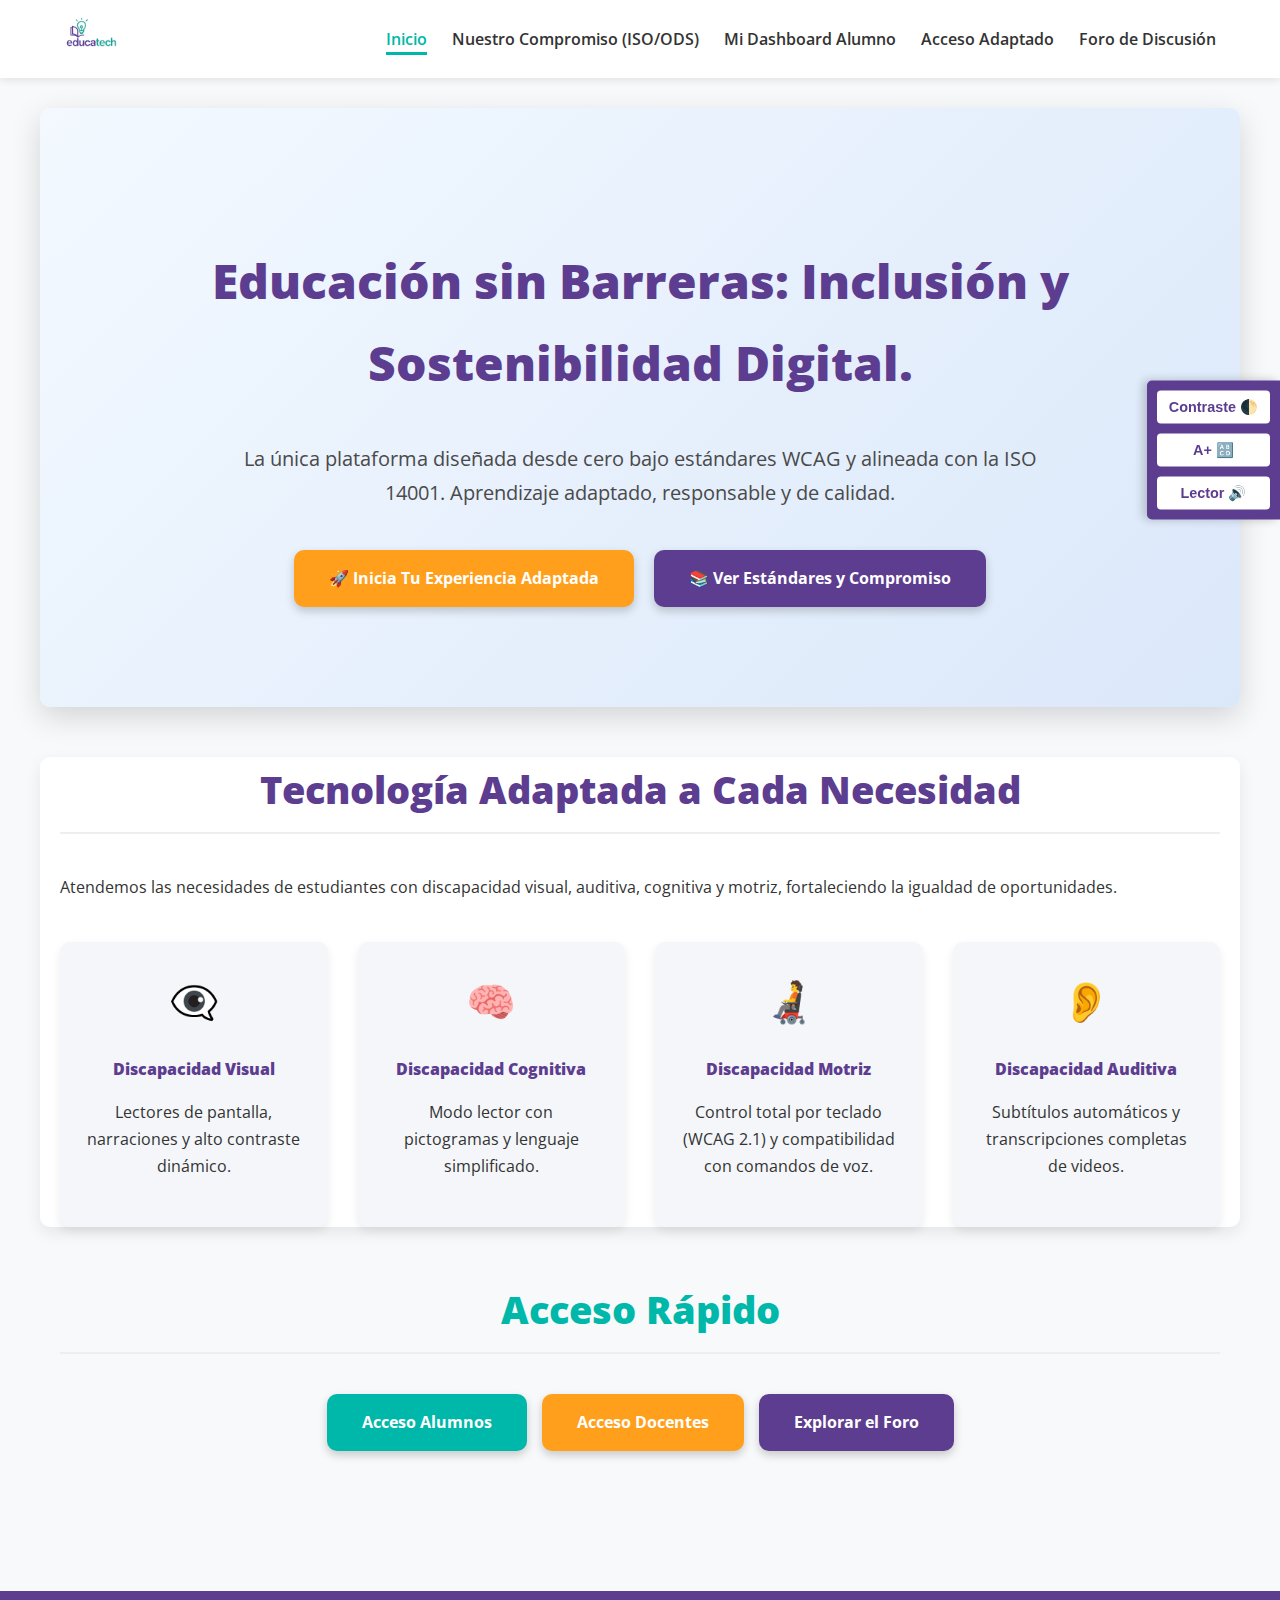
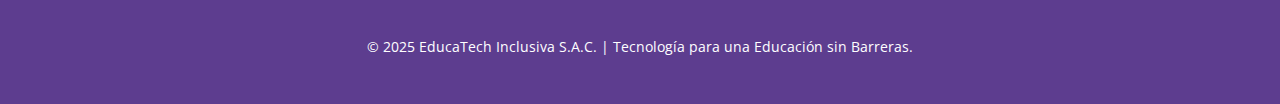
<file: index.html>
<!DOCTYPE html>
<html lang="es">
<head>
    <meta charset="UTF-8">
    <meta name="viewport" content="width=device-width, initial-scale=1.0">
    <title>Inicio | EducaTech Inclusiva: Educación sin Barreras</title>
    <link href="https://fonts.googleapis.com/css2?family=Open+Sans:wght@400;600;700;800&display=swap" rel="stylesheet">
    <link rel="stylesheet" href="assets/css/style.css">
    <link rel="stylesheet" href="assets/css/accessibility.css"> 
</head>
<body>
    <aside id="accessibility-widget" role="complementary" aria-label="Opciones de Accesibilidad">
        <button id="contrast-toggle" aria-label="Alternar Modo de Alto Contraste">Contraste 🌓</button>
        <button id="font-toggle" aria-label="Aumentar Tamaño de Fuente">A+ 🔠</button>
        <button id="reader-toggle" aria-label="Activar Lector de Pantalla (TTS)">Lector 🔊</button>
    </aside>

    <header role="banner">
        <a href="index.html" aria-label="Inicio EducaTech Inclusiva">
            <img src="assets/img/logo.png" alt="Logo EducaTech Inclusiva" class="logo">
        </a>
        <nav role="navigation" aria-label="Menú Principal">
            <ul>
                <li><a href="index.html" aria-current="page">Inicio</a></li>
                <li><a href="docs/standards.html">Nuestro Compromiso (ISO/ODS)</a></li> 
                <li id="nav-dashboard-link"><a href="pages/login-student-classic.html">Mi Dashboard Alumno</a></li> 
                <li id="nav-login-link"><a href="pages/login.html">Acceso Adaptado</a></li>
                <li><a href="pages/forums.html">Foro de Discusión</a></li> 
                <li id="nav-logout-link" style="display:none;"><a href="#" id="logout-button">Cerrar Sesión</a></li>
            </ul>
        </nav>
    </header>

    <main role="main">
        <section class="hero-section hero-home" aria-labelledby="main-heading">
            <h1 id="main-heading">Educación sin Barreras: Inclusión y Sostenibilidad Digital.</h1>
            <p class="hero-subtitle">La única plataforma diseñada desde cero bajo estándares WCAG y alineada con la ISO 14001. Aprendizaje adaptado, responsable y de calidad.</p>
            <div class="access-buttons">
                <a href="pages/login.html" class="button-primary button-accent" role="button">🚀 Inicia Tu Experiencia Adaptada</a>
                <a href="docs/standards.html" class="button-primary button-secondary" role="button">📚 Ver Estándares y Compromiso</a>
            </div>
        </section>

        <section class="section-container core-needs-section" aria-labelledby="needs-heading">
            <h2 id="needs-heading" class="section-heading" style="color: var(--primary-color);">Tecnología Adaptada a Cada Necesidad</h2>
            <p>Atendemos las necesidades de estudiantes con discapacidad visual, auditiva, cognitiva y motriz, fortaleciendo la igualdad de oportunidades.</p>
            <div class="core-needs-grid">
                <div class="need-card">
                    <span class="need-icon">👁️‍🗨️</span>
                    <h4>Discapacidad Visual</h4>
                    <p>Lectores de pantalla, narraciones y alto contraste dinámico.</p>
                </div>
                <div class="need-card">
                    <span class="need-icon">🧠</span>
                    <h4>Discapacidad Cognitiva</h4>
                    <p>Modo lector con pictogramas y lenguaje simplificado.</p>
                </div>
                <div class="need-card">
                    <span class="need-icon">🧑‍🦼</span>
                    <h4>Discapacidad Motriz</h4>
                    <p>Control total por teclado (WCAG 2.1) y compatibilidad con comandos de voz.</p>
                </div>
                <div class="need-card">
                    <span class="need-icon">👂</span>
                    <h4>Discapacidad Auditiva</h4>
                    <p>Subtítulos automáticos y transcripciones completas de videos.</p>
                </div>
            </div>
        </section>
        
        <section class="section-container" aria-labelledby="quick-access-heading">
            <h2 id="quick-access-heading" class="section-heading">Acceso Rápido</h2>
            <div class="access-grid-small">
                 <a href="pages/login-student-classic.html" class="button-primary" role="button">Acceso Alumnos</a> 
                 <a href="pages/login-teacher.html" class="button-primary button-accent" role="button">Acceso Docentes</a> 
                 <a href="pages/forums.html" class="button-primary button-secondary" role="button">Explorar el Foro</a>
            </div>
        </section>
    </main>

    <footer role="contentinfo">
        <p>© 2025 EducaTech Inclusiva S.A.C. | Tecnología para una Educación sin Barreras.</p>
    </footer>

    <script src="assets/js/script.js"></script> 
</body>
</html>
</file>
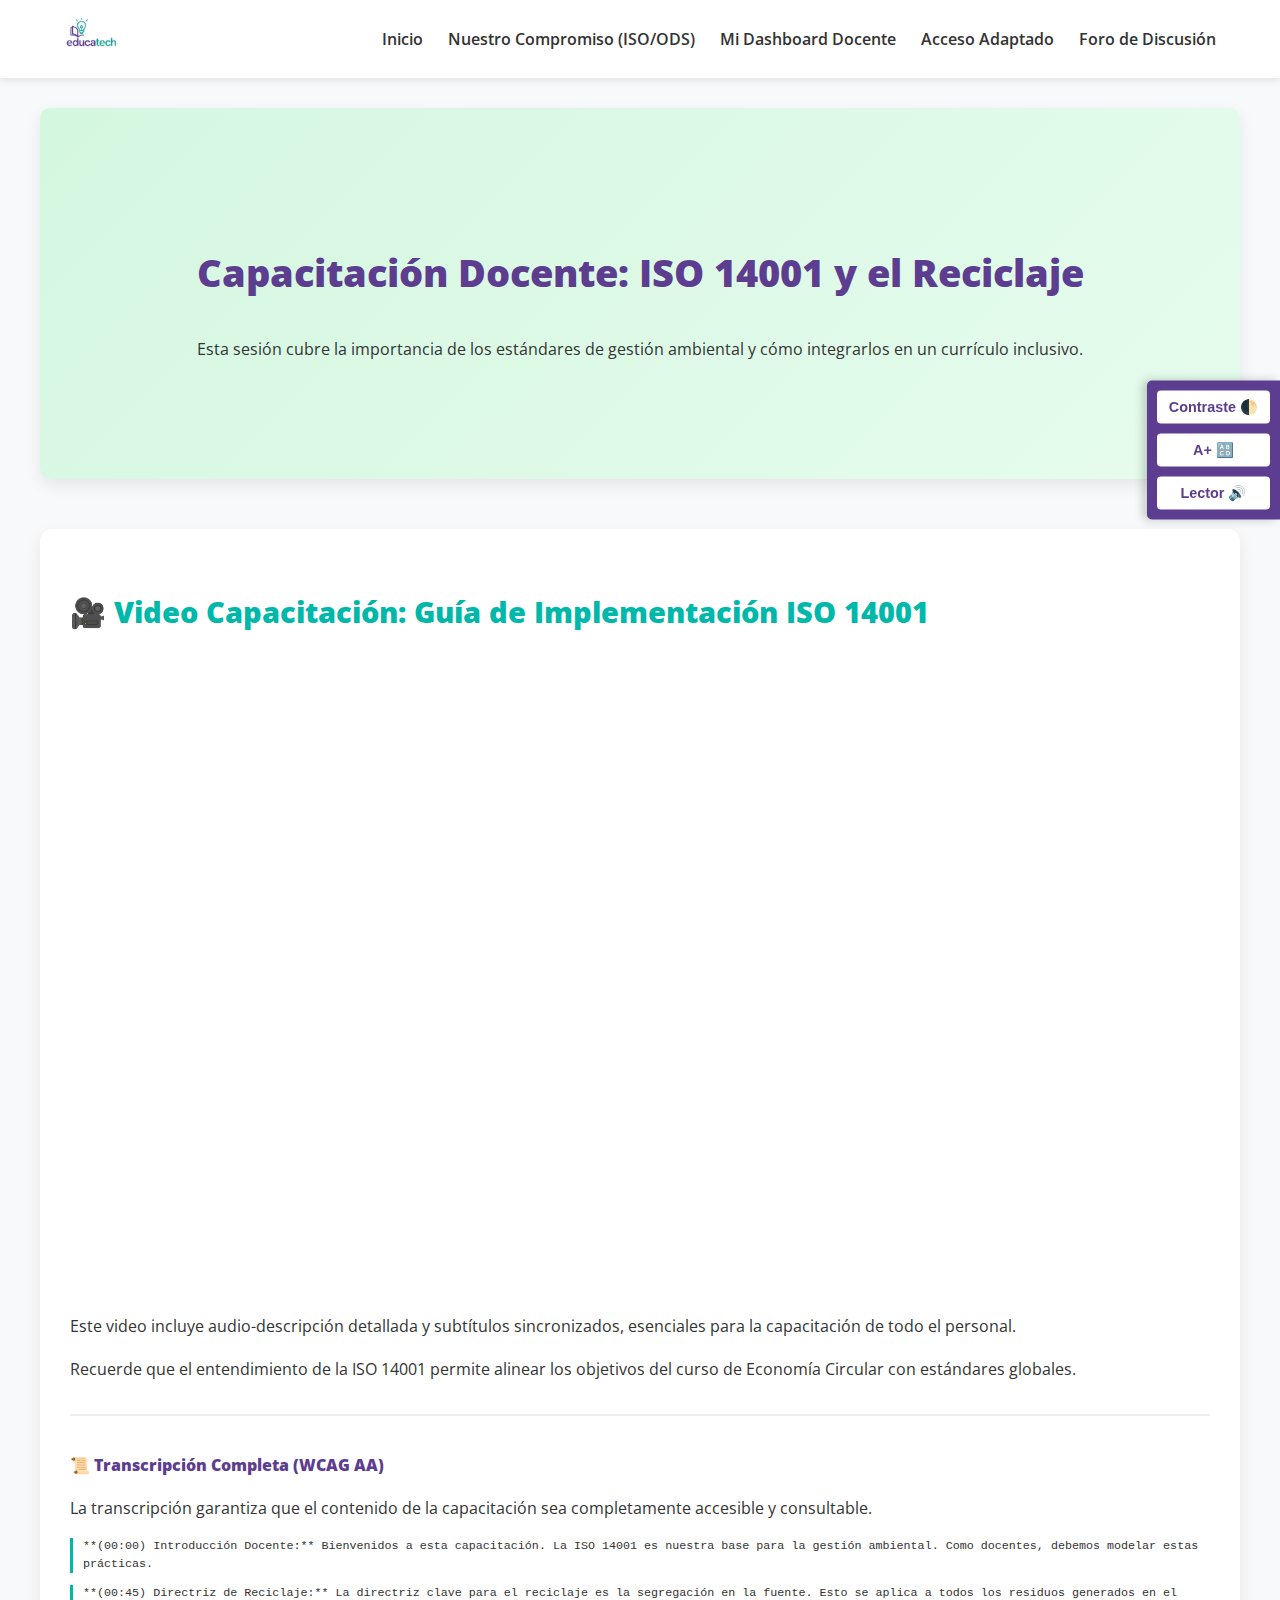
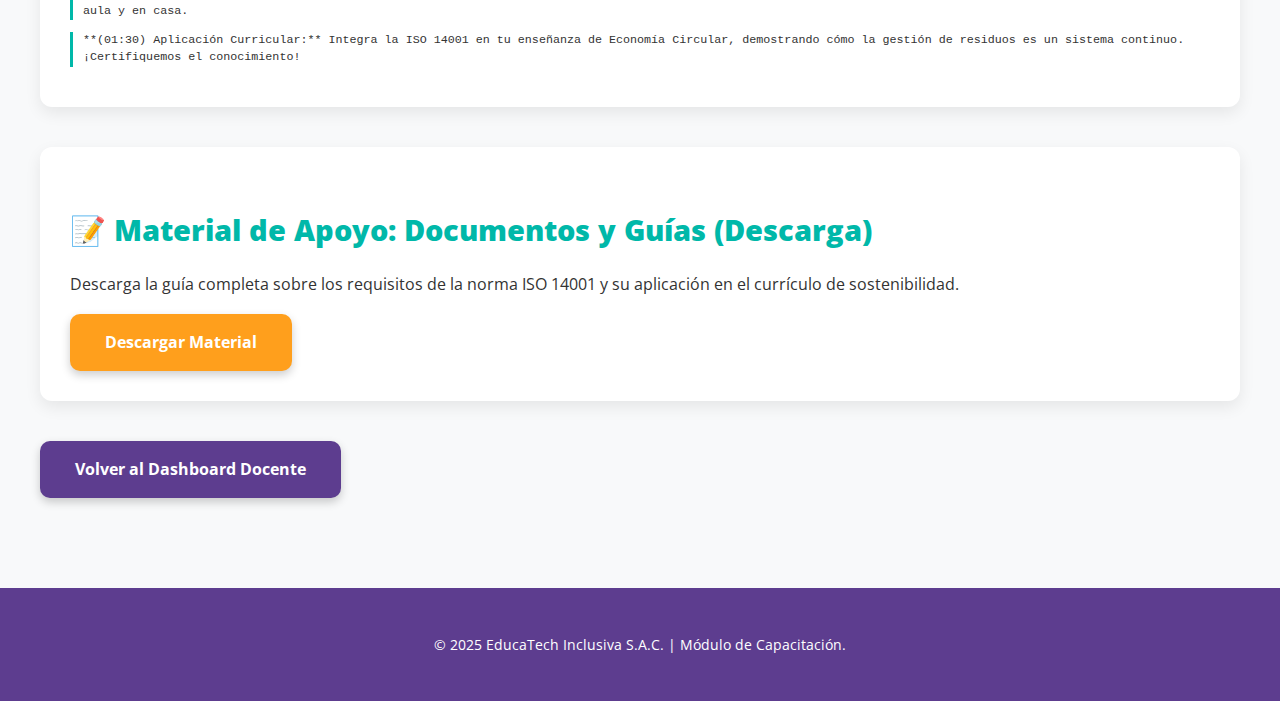
<file: classes/class-module-1-teacher.html>
<!DOCTYPE html>
<html lang="es">
<head>
    <meta charset="UTF-8">
    <meta name="viewport" content="width=device-width, initial-scale=1.0">
    <title>Capacitación Docente | EducaTech Inclusiva</title>
    <link href="https://fonts.googleapis.com/css2?family=Open+Sans:wght@400;600;700&display=swap" rel="stylesheet">
    <link rel="stylesheet" href="../assets/css/style.css">
    <link rel="stylesheet" href="../assets/css/accessibility.css"> 
</head>
<body>
    <aside id="accessibility-widget" role="complementary" aria-label="Opciones de Accesibilidad">
        <button id="contrast-toggle" aria-label="Alternar Modo de Alto Contraste">Contraste 🌓</button>
        <button id="font-toggle" aria-label="Aumentar Tamaño de Fuente">A+ 🔠</button>
        <button id="reader-toggle" aria-label="Activar Lector de Pantalla (TTS)">Lector 🔊</button>
    </aside>

    <header role="banner">
        <a href="../index.html" aria-label="Inicio EducaTech Inclusiva">
            <img src="../assets/img/logo.png" alt="Logo EducaTech Inclusiva" class="logo">
        </a>
        <nav role="navigation" aria-label="Menú Principal">
            <ul>
                <li><a href="../index.html">Inicio</a></li>
                <li><a href="../docs/standards.html">Nuestro Compromiso (ISO/ODS)</a></li> 
                <li id="nav-dashboard-link"><a href="../pages/dashboard-teacher.html">Mi Dashboard Docente</a></li>
                <li id="nav-login-link"><a href="../pages/login.html">Acceso Adaptado</a></li>
                <li><a href="../pages/forums.html">Foro de Discusión</a></li>
                <li id="nav-logout-link" style="display:none;"><a href="#" id="logout-button">Cerrar Sesión</a></li>
            </ul>
        </nav>
    </header>
    
    <main role="main" id="class-main">
        <section class="hero-section hero-class" aria-labelledby="class-details-heading">
            <h2 id="class-details-heading">Capacitación Docente: ISO 14001 y el Reciclaje</h2>
            <p id="class-details">Esta sesión cubre la importancia de los estándares de gestión ambiental y cómo integrarlos en un currículo inclusivo.</p>
        </section>

        <article class="learning-resource">
            <h3>🎥 Video Capacitación: Guía de Implementación ISO 14001</h3>
            
            <figure class="video-container-horizontal">
                <iframe 
                    width="100%" 
                    height="100%" 
                    src="https://www.youtube.com/embed/woC2np0lDAE" 
                    frameborder="0" 
                    allow="accelerometer; autoplay; clipboard-write; encrypted-media; gyroscope; picture-in-picture" 
                    allowfullscreen
                    title="Video de capacitación sobre ISO 14001 para docentes">
                </iframe>
            </figure>
            
            <figcaption class="video-caption">Este video incluye audio-descripción detallada y subtítulos sincronizados, esenciales para la capacitación de todo el personal.</figcaption>
            
            <p class="resource-note">Recuerde que el entendimiento de la ISO 14001 permite alinear los objetivos del curso de Economía Circular con estándares globales.</p>
            
            <section class="transcript-section">
                <h4>📜 Transcripción Completa (WCAG AA)</h4>
                <p>La transcripción garantiza que el contenido de la capacitación sea completamente accesible y consultable.</p>
                <div class="transcript-content">
                    <p>**(00:00) Introducción Docente:** Bienvenidos a esta capacitación. La ISO 14001 es nuestra base para la gestión ambiental. Como docentes, debemos modelar estas prácticas.</p>
                    <p>**(00:45) Directriz de Reciclaje:** La directriz clave para el reciclaje es la segregación en la fuente. Esto se aplica a todos los residuos generados en el aula y en casa.</p>
                    <p>**(01:30) Aplicación Curricular:** Integra la ISO 14001 en tu enseñanza de Economía Circular, demostrando cómo la gestión de residuos es un sistema continuo. ¡Certifiquemos el conocimiento!</p>
                </div>
            </section>
        </article>
        
        <section class="learning-resource">
             <h3>📝 Material de Apoyo: Documentos y Guías (Descarga)</h3>
             <p>Descarga la guía completa sobre los requisitos de la norma ISO 14001 y su aplicación en el currículo de sostenibilidad.</p>
             <a href="#" class="button-primary button-accent">Descargar Material</a>
        </section>

        <a href="../pages/dashboard-teacher.html" class="button-primary button-secondary">Volver al Dashboard Docente</a>
    </main>

    <footer role="contentinfo">
        <p>© 2025 EducaTech Inclusiva S.A.C. | Módulo de Capacitación.</p>
    </footer>
    <script src="../assets/js/script.js"></script>
</body>
</html>
</file>
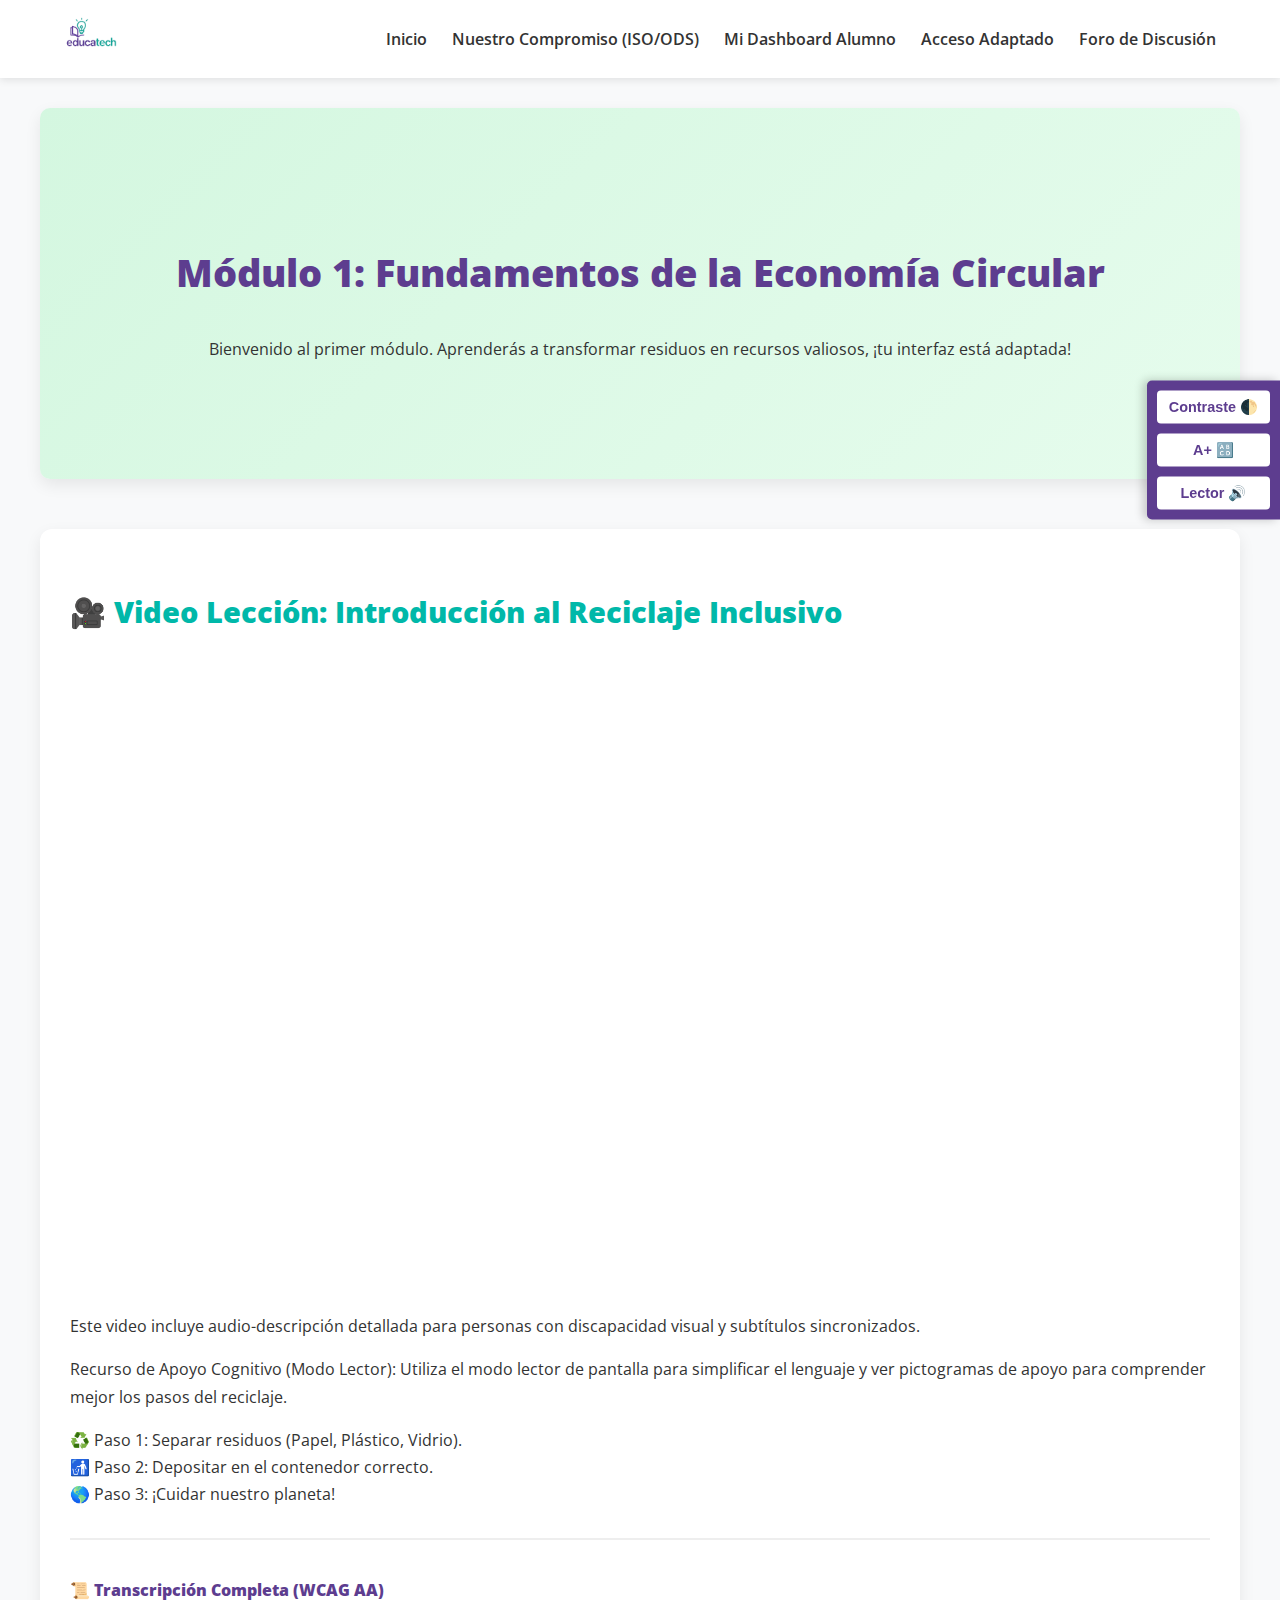
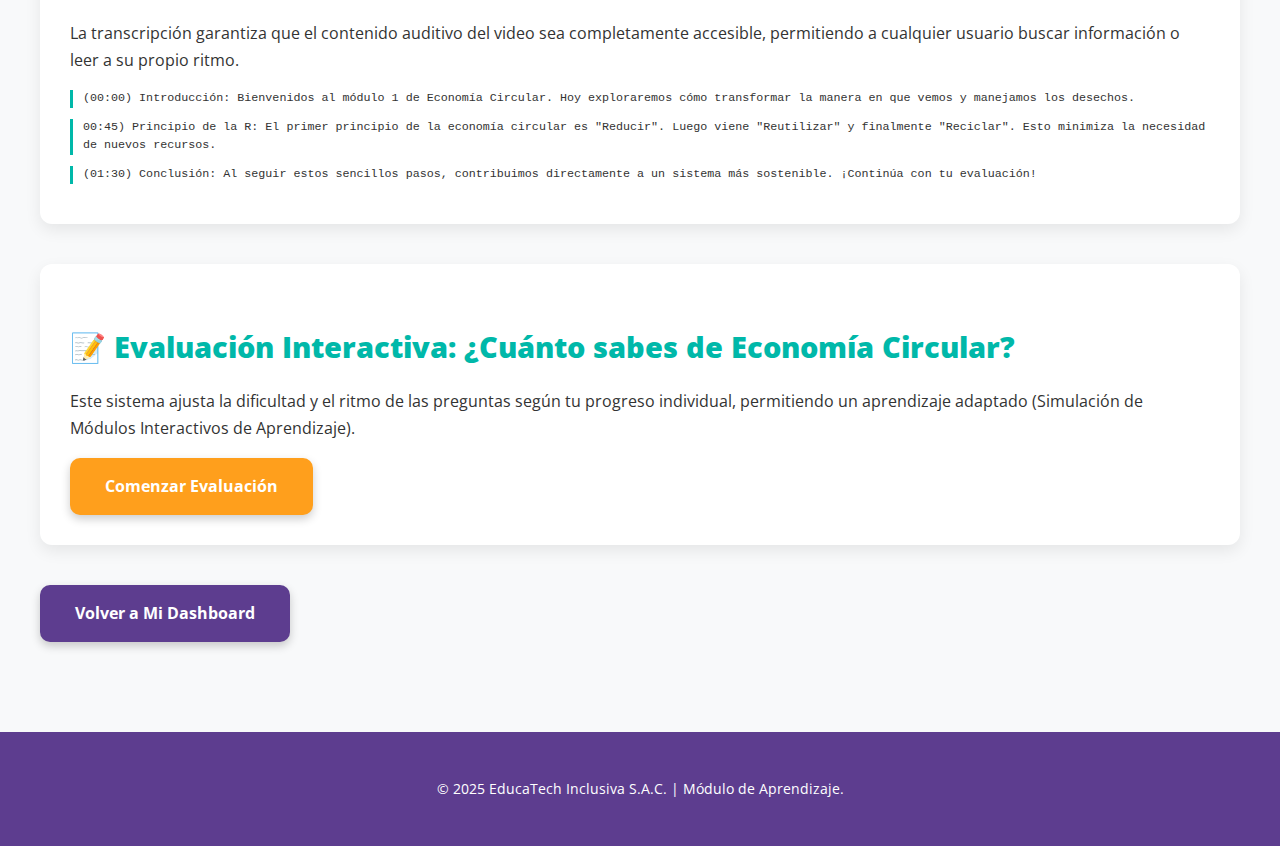
<file: classes/class-module-1.html>
<!DOCTYPE html>
<html lang="es">
<head>
    <meta charset="UTF-8">
    <meta name="viewport" content="width=device-width, initial-scale=1.0">
    <title>Aula Virtual: Módulo 1 Economía Circular | EducaTech Inclusiva</title>
    <link href="https://fonts.googleapis.com/css2?family=Open+Sans:wght@400;600;700&display=swap" rel="stylesheet">
    <link rel="stylesheet" href="../assets/css/style.css">
    <link rel="stylesheet" href="../assets/css/accessibility.css"> 
</head>
<body>
    <aside id="accessibility-widget" role="complementary" aria-label="Opciones de Accesibilidad">
        <button id="contrast-toggle" aria-label="Alternar Modo de Alto Contraste">Contraste 🌓</button>
        <button id="font-toggle" aria-label="Aumentar Tamaño de Fuente">A+ 🔠</button>
        <button id="reader-toggle" aria-label="Activar Lector de Pantalla (TTS)">Lector 🔊</button>
    </aside>

    <header role="banner">
        <a href="../index.html" aria-label="Inicio EducaTech Inclusiva">
            <img src="../assets/img/logo.png" alt="Logo EducaTech Inclusiva" class="logo">
        </a>
        <nav role="navigation" aria-label="Menú Principal">
            <ul>
                <li><a href="../index.html">Inicio</a></li>
                <li><a href="../docs/standards.html">Nuestro Compromiso (ISO/ODS)</a></li> 
                <li id="nav-dashboard-link"><a href="../pages/dashboard.html">Mi Dashboard Alumno</a></li>
                <li id="nav-login-link"><a href="../pages/login.html">Acceso Adaptado</a></li>
                <li><a href="../pages/forums.html">Foro de Discusión</a></li>
                <li id="nav-logout-link" style="display:none;"><a href="#" id="logout-button">Cerrar Sesión</a></li>
            </ul>
        </nav>
    </header>
    
    <main role="main" id="class-main">
        <section class="hero-section hero-class" aria-labelledby="class-details-heading">
            <h2 id="class-details-heading">Módulo 1: Fundamentos de la Economía Circular</h2>
            <p id="class-details">Bienvenido al primer módulo. Aprenderás a transformar residuos en recursos valiosos, ¡tu interfaz está adaptada!</p>
        </section>

        <article class="learning-resource">
            <h3>🎥 Video Lección: Introducción al Reciclaje Inclusivo</h3>
            
            <figure class="video-container-horizontal">
                <iframe 
                    width="100%" 
                    height="100%" 
                    src="https://www.youtube.com/embed/B8cfIzAx-RY" 
                    frameborder="0" 
                    allow="accelerometer; autoplay; clipboard-write; encrypted-media; gyroscope; picture-in-picture" 
                    allowfullscreen
                    title="Video educativo de prueba para la accesibilidad">
                </iframe>
            </figure>
            
            <figcaption class="video-caption">Este video incluye audio-descripción detallada para personas con discapacidad visual y subtítulos sincronizados.</figcaption>
            
            <p class="resource-note">Recurso de Apoyo Cognitivo (Modo Lector): Utiliza el modo lector de pantalla para simplificar el lenguaje y ver pictogramas de apoyo para comprender mejor los pasos del reciclaje.</p>
            <ul class="resource-list">
                <li>♻️ Paso 1: Separar residuos (Papel, Plástico, Vidrio).</li>
                <li>🚮 Paso 2: Depositar en el contenedor correcto.</li>
                <li>🌎 Paso 3: ¡Cuidar nuestro planeta!</li>
            </ul>
            
            <section class="transcript-section">
                <h4>📜 Transcripción Completa (WCAG AA)</h4>
                <p>La transcripción garantiza que el contenido auditivo del video sea completamente accesible, permitiendo a cualquier usuario buscar información o leer a su propio ritmo.</p>
                <div class="transcript-content">
                    <p>(00:00) Introducción: Bienvenidos al módulo 1 de Economía Circular. Hoy exploraremos cómo transformar la manera en que vemos y manejamos los desechos.</p>
                    <p>00:45) Principio de la R: El primer principio de la economía circular es "Reducir". Luego viene "Reutilizar" y finalmente "Reciclar". Esto minimiza la necesidad de nuevos recursos.</p>
                    <p>(01:30) Conclusión: Al seguir estos sencillos pasos, contribuimos directamente a un sistema más sostenible. ¡Continúa con tu evaluación!</p>
                </div>
            </section>
        </article>
        
        <section class="learning-resource">
             <h3>📝 Evaluación Interactiva: ¿Cuánto sabes de Economía Circular?</h3>
             <p>Este sistema ajusta la dificultad y el ritmo de las preguntas según tu progreso individual, permitiendo un aprendizaje adaptado (Simulación de Módulos Interactivos de Aprendizaje).</p>
             <a href="...pages/evaluation.html" class="button-primary button-accent">Comenzar Evaluación</a>
        </section>

        <a href="../pages/dashboard.html" class="button-primary button-secondary">Volver a Mi Dashboard</a>
    </main>

    <footer role="contentinfo">
        <p>© 2025 EducaTech Inclusiva S.A.C. | Módulo de Aprendizaje.</p>
    </footer>
    <script src="../assets/js/script.js"></script>
</body>
</html>
</file>
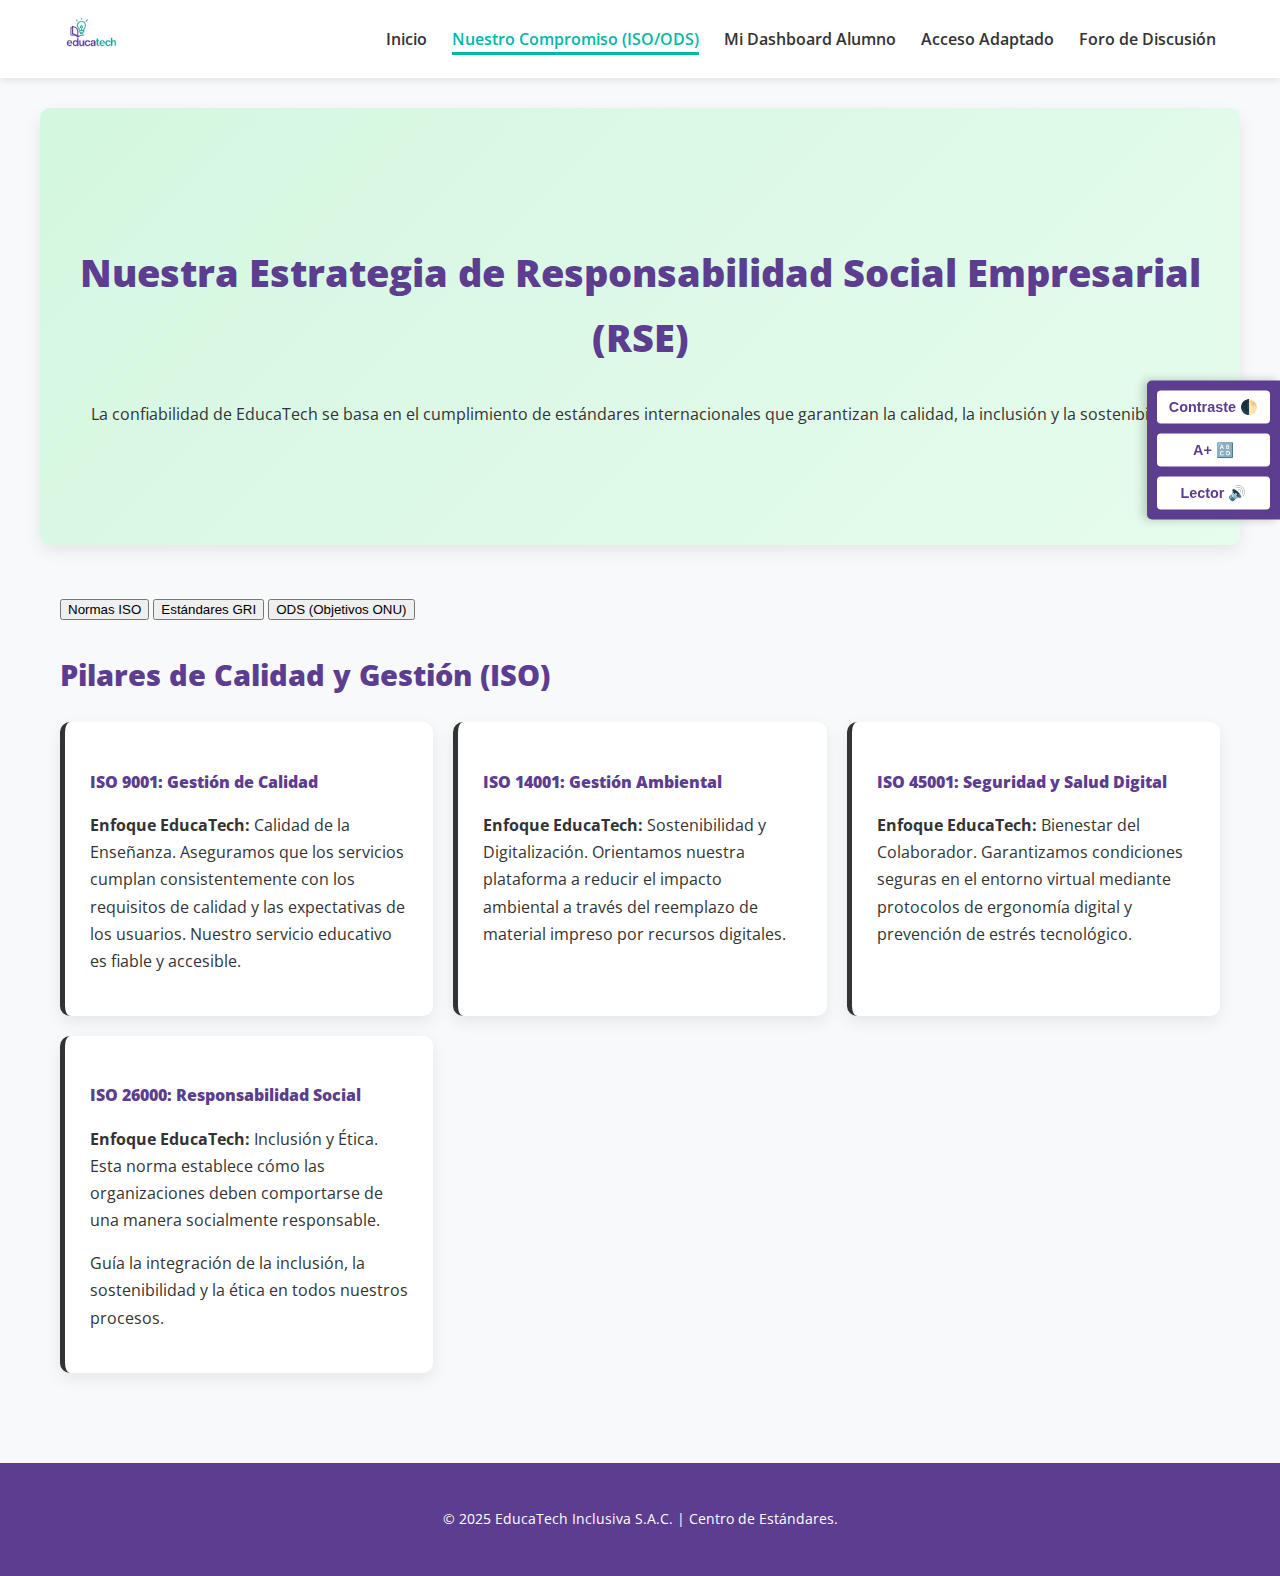
<file: docs/standards.html>
<!DOCTYPE html>
<html lang="es">
<head>
    <meta charset="UTF-8">
    <meta name="viewport" content="width=device-width, initial-scale=1.0">
    <title>Nuestro Compromiso: Estándares ISO y ODS | EducaTech Inclusiva</title>
    <link href="https://fonts.googleapis.com/css2?family=Open+Sans:wght@400;600;700&display=swap" rel="stylesheet">
    <link rel="stylesheet" href="../assets/css/style.css">
    <link rel="stylesheet" href="../assets/css/accessibility.css"> 
</head>
<body>
    <aside id="accessibility-widget" role="complementary" aria-label="Opciones de Accesibilidad">
        <button id="contrast-toggle" aria-label="Alternar Modo de Alto Contraste">Contraste 🌓</button>
        <button id="font-toggle" aria-label="Aumentar Tamaño de Fuente">A+ 🔠</button>
        <button id="reader-toggle" aria-label="Activar Lector de Pantalla (TTS)">Lector 🔊</button>
    </aside>

    <header role="banner">
        <a href="../index.html" aria-label="Inicio EducaTech Inclusiva">
            <img src="../assets/img/logo.png" alt="Logo EducaTech Inclusiva" class="logo">
        </a>
        <nav role="navigation" aria-label="Menú Principal">
            <ul>
                <li><a href="../index.html">Inicio</a></li>
                <li><a href="standards.html" aria-current="page">Nuestro Compromiso (ISO/ODS)</a></li> 
                <li id="nav-dashboard-link"><a href="../pages/login-student-classic.html">Mi Dashboard Alumno</a></li>
                <li id="nav-login-link"><a href="../pages/login.html">Acceso Adaptado</a></li>
                <li><a href="../pages/forums.html">Foro de Discusión</a></li>
                <li id="nav-logout-link" style="display:none;"><a href="#" id="logout-button">Cerrar Sesión</a></li>
            </ul>
        </nav>
    </header>

    <main role="main">
        <section class="hero-section hero-class" aria-labelledby="commitment-title">
            <h2 id="commitment-title">Nuestra Estrategia de Responsabilidad Social Empresarial (RSE)</h2>
            <p>La confiabilidad de EducaTech se basa en el cumplimiento de estándares internacionales que garantizan la calidad, la inclusión y la sostenibilidad.</p>
        </section>

        <section class="section-container standard-hub">
            
            <div class="tabs-container" role="tablist">
                <button class="tab-button active" role="tab" aria-selected="true" aria-controls="panel-iso">Normas ISO</button>
                <button class="tab-button" role="tab" aria-selected="false" aria-controls="panel-gri">Estándares GRI</button>
                <button class="tab-button" role="tab" aria-selected="false" aria-controls="panel-ods">ODS (Objetivos ONU)</button>
            </div>

            <div id="panel-iso" class="tab-panel active" role="tabpanel" tabindex="0">
                <h3 class="subsection-title">Pilares de Calidad y Gestión (ISO)</h3>
                <div class="standard-grid">
                    <div class="standard-card iso-card-9001">
                        <h4>ISO 9001: Gestión de Calidad</h4>
                        <p><strong>Enfoque EducaTech:</strong> Calidad de la Enseñanza. Aseguramos que los servicios cumplan consistentemente con los requisitos de calidad y las expectativas de los usuarios. Nuestro servicio educativo es fiable y accesible.</p>
                    </div>
                    <div class="standard-card iso-card-14001">
                        <h4>ISO 14001: Gestión Ambiental</h4>
                        <p><strong>Enfoque EducaTech:</strong> Sostenibilidad y Digitalización. Orientamos nuestra plataforma a reducir el impacto ambiental a través del reemplazo de material impreso por recursos digitales.</p>
                    </div>
                    <div class="standard-card iso-card-45001">
                        <h4>ISO 45001: Seguridad y Salud Digital</h4>
                        <p><strong>Enfoque EducaTech:</strong> Bienestar del Colaborador. Garantizamos condiciones seguras en el entorno virtual mediante protocolos de ergonomía digital y prevención de estrés tecnológico.</p>
                    </div>
                    <div class="standard-card iso-card-26000">
                        <h4>ISO 26000: Responsabilidad Social</h4>
                        <p><strong>Enfoque EducaTech:</strong> Inclusión y Ética. Esta norma establece cómo las organizaciones deben comportarse de una manera socialmente responsable.</p>
                        <p>Guía la integración de la inclusión, la sostenibilidad y la ética en todos nuestros procesos.</p>
                    </div>
                </div>
            </div>

            <div id="panel-gri" class="tab-panel" role="tabpanel" tabindex="0" hidden>
                <h3 class="subsection-title">Reporte y Transparencia (GRI)</h3>
                <div class="standard-list">
                    <div class="ods-item">
                        <h4>GRI 102: Contenidos Generales</h4>
                        <p><strong>Compromiso:</strong> Transparencia. Reportamos la participación de personal con discapacidad en nuestros programas.</p>
                    </div>
                    <div class="ods-item">
                        <h4>GRI 300: Estándares Ambientales</h4>
                        <p><strong>Compromiso:</strong> Sostenibilidad. Reportamos la reducción del consumo de papel y energía, alineados a la digitalización de nuestros materiales.</p>
                    </div>
                    <div class="ods-item">
                        <h4>GRI 400: Estándares Sociales</h4>
                        <p><strong>Compromiso:</strong> Inclusión. Reportamos el número de docentes capacitados en accesibilidad digital y formación inclusiva.</p>
                    </div>
                </div>
            </div>
            
            <div id="panel-ods" class="tab-panel" role="tabpanel" tabindex="0" hidden>
                <h3 class="subsection-title">Alineación con Metas Globales (ODS)</h3>
                <div class="ods-list">
                    <div class="ods-item">
                        <span class="ods-number">ODS 4:</span> Educación de Calidad 
                        <p><strong>Relación:</strong> Buscamos garantizar el acceso para todos los estudiantes sin restricción alguna, asegurando la educación inclusiva y equitativa.</p>
                    </div>
                    
                    <div class="ods-item">
                        <span class="ods-number">ODS 9:</span> Industria, Innovación e Infraestructura
                        <p><strong>Relación:</strong> Sacamos provecho a las tecnologías para mejorar la educación, invirtiendo en infraestructura tecnológica accesible y sostenible.</p>
                    </div>
                    
                    <div class="ods-item">
                        <span class="ods-number">ODS 10:</span> Reducción de las Desigualdades
                        <p><strong>Relación:</strong> Promovemos las oportunidades necesarias para aquellas personas con alguna discapacidad, abordando la desigualdad en el acceso a la educación.</p>
                    </div>

                    <div class="ods-item">
                        <span class="ods-number">ODS 17:</span> Alianzas para lograr los Objetivos
                        <p><strong>Relación:</strong> La implementación depende del trabajo en equipo entre el gobierno, sector privado y la sociedad. Buscamos alianzas estratégicas para extender el impacto.</p>
                    </div>
                </div>
            </div>

        </section>

    </main>

    <footer role="contentinfo">
        <p>© 2025 EducaTech Inclusiva S.A.C. | Centro de Estándares.</p>
    </footer>

    <script>
        document.addEventListener('DOMContentLoaded', () => {
            const tabs = document.querySelectorAll('.tab-button');
            const panels = document.querySelectorAll('.tab-panel');

            tabs.forEach(tab => {
                tab.addEventListener('click', () => {
                    tabs.forEach(t => {
                        t.classList.remove('active');
                        t.setAttribute('aria-selected', 'false');
                    });
                    panels.forEach(p => {
                        p.classList.remove('active');
                        p.setAttribute('hidden', 'true');
                    });

                    const targetPanelId = tab.getAttribute('aria-controls');
                    const targetPanel = document.getElementById(targetPanelId);

                    tab.classList.add('active');
                    tab.setAttribute('aria-selected', 'true');
                    targetPanel.classList.add('active');
                    targetPanel.removeAttribute('hidden');
                    targetPanel.focus(); 
                });
            });
        });
    </script>
    <script src="../assets/js/script.js"></script>
</body>
</html>
</file>
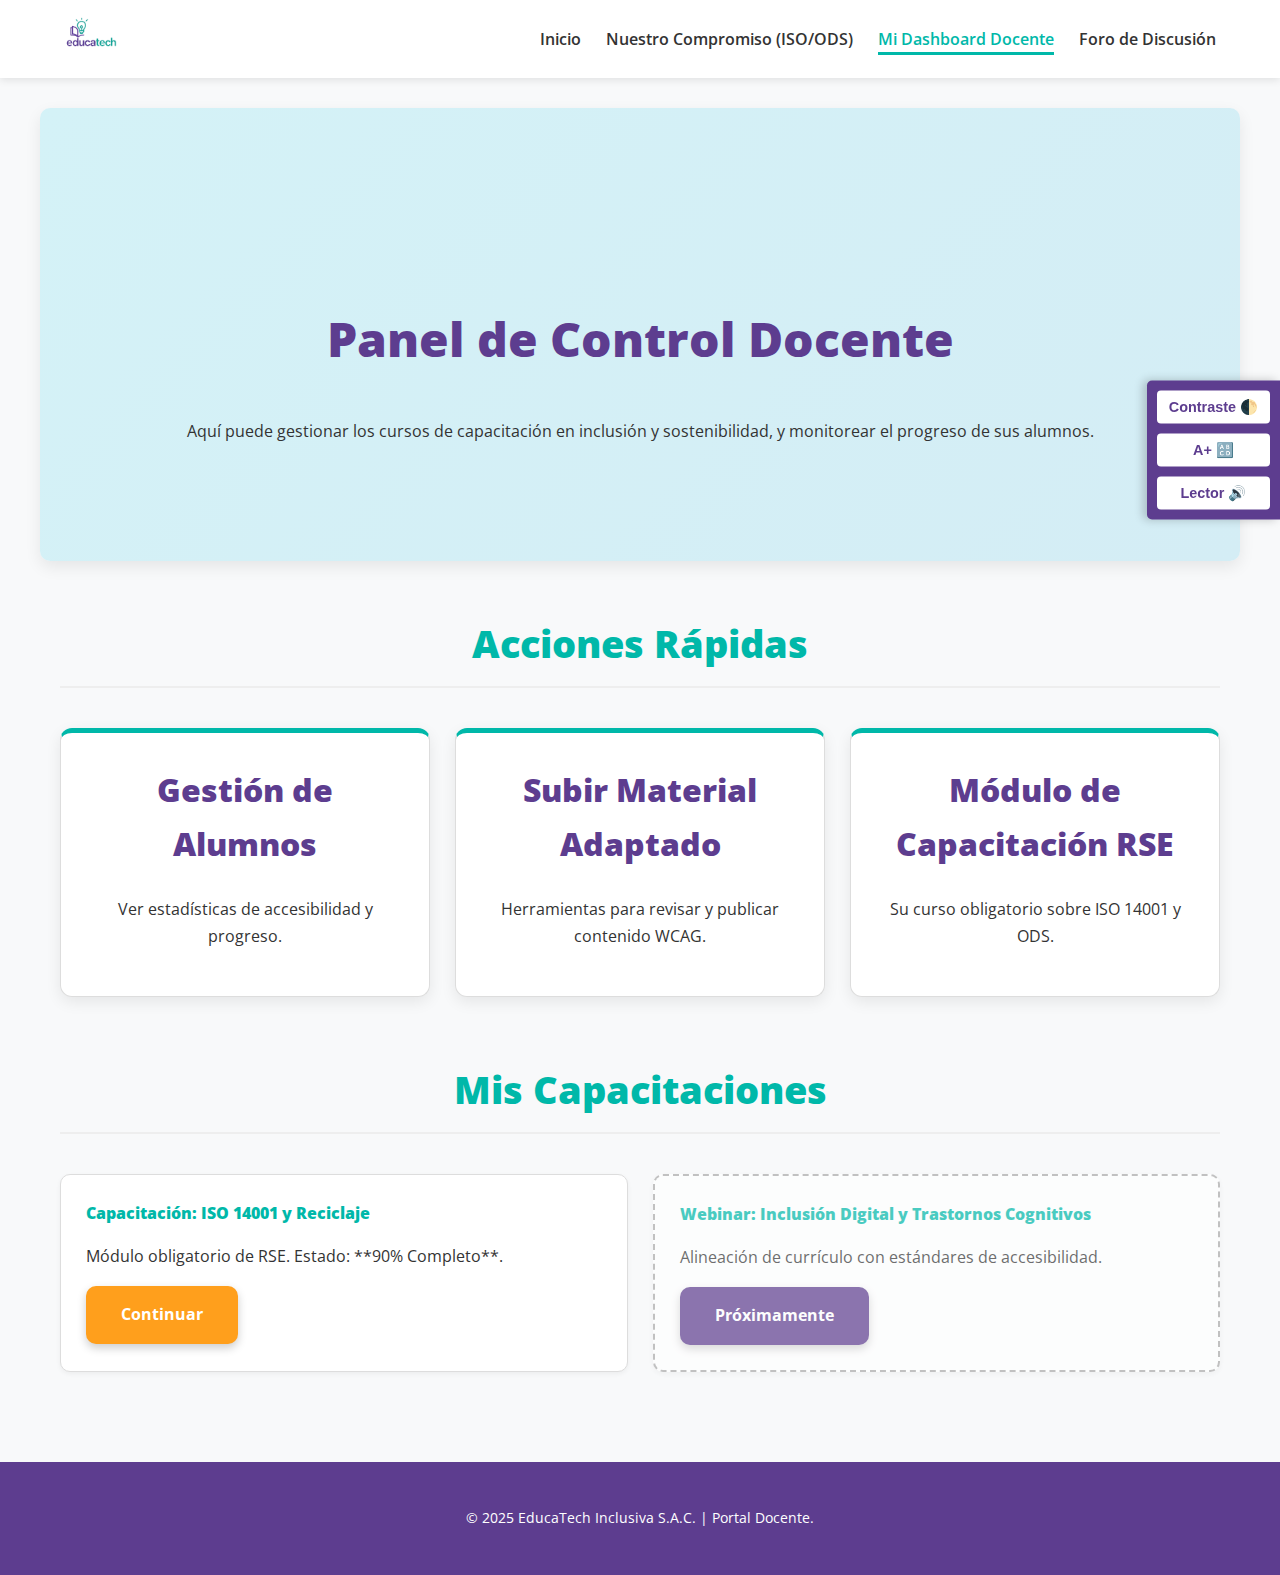
<file: pages/dashboard-teacher.html>
<!DOCTYPE html>
<html lang="es">
<head>
    <meta charset="UTF-8">
    <meta name="viewport" content="width=device-width, initial-scale=1.0">
    <title>Dashboard Docente | EducaTech Inclusiva</title>
    <link href="https://fonts.googleapis.com/css2?family=Open+Sans:wght@400;600;700&display=swap" rel="stylesheet">
    <link rel="stylesheet" href="../assets/css/style.css">
    <link rel="stylesheet" href="../assets/css/accessibility.css"> 
</head>
<body>
    <aside id="accessibility-widget" role="complementary" aria-label="Opciones de Accesibilidad">
        <button id="contrast-toggle" aria-label="Alternar Modo de Alto Contraste">Contraste 🌓</button>
        <button id="font-toggle" aria-label="Aumentar Tamaño de Fuente">A+ 🔠</button>
        <button id="reader-toggle" aria-label="Activar Lector de Pantalla (TTS)">Lector 🔊</button>
    </aside>

    <header role="banner">
        <a href="../index.html" aria-label="Inicio EducaTech Inclusiva">
            <img src="../assets/img/logo.png" alt="Logo EducaTech Inclusiva" class="logo">
        </a>
        <nav role="navigation" aria-label="Menú Principal">
            <ul>
                <li><a href="../index.html">Inicio</a></li>
                <li><a href="../docs/standards.html">Nuestro Compromiso (ISO/ODS)</a></li> 
                <li id="nav-dashboard-link"><a href="dashboard-teacher.html" aria-current="page">Mi Dashboard Docente</a></li>
                <li id="nav-login-link" style="display:none;"><a href="login.html">Acceso Adaptado</a></li>
                <li><a href="forums.html">Foro de Discusión</a></li>
                <li id="nav-logout-link"><a href="#" id="logout-button">Cerrar Sesión</a></li>
            </ul>
        </nav>
    </header>

    <main role="main">
        <section class="hero-section hero-dashboard" aria-labelledby="dashboard-heading">
            <div id="welcome-banner" class="welcome-banner">
                ¡Bienvenido/a, Docente Admin! Su portal de capacitación e indicadores de RSE.
            </div>
            <h1 id="dashboard-heading">Panel de Control Docente</h1>
            <p>Aquí puede gestionar los cursos de capacitación en inclusión y sostenibilidad, y monitorear el progreso de sus alumnos.</p>
        </section>

        <section class="section-container" aria-labelledby="teacher-actions-heading">
            <h2 id="teacher-actions-heading" class="section-heading">Acciones Rápidas</h2>
            <div class="link-grid">
                <div class="card-link" role="article">
                    <h3>Gestión de Alumnos</h3>
                    <p>Ver estadísticas de accesibilidad y progreso.</p>
                </div>
                <div class="card-link" role="article">
                    <h3>Subir Material Adaptado</h3>
                    <p>Herramientas para revisar y publicar contenido WCAG.</p>
                </div>
                <div class="card-link" role="article">
                    <h3>Módulo de Capacitación RSE</h3>
                    <p>Su curso obligatorio sobre ISO 14001 y ODS.</p>
                </div>
            </div>
        </section>
        
        <section class="section-container" aria-labelledby="teacher-courses-heading">
            <h2 id="teacher-courses-heading" class="section-heading">Mis Capacitaciones</h2>
            <div class="course-list">
                <div class="course-card" role="article">
                    <h4>Capacitación: ISO 14001 y Reciclaje</h4>
                    <p>Módulo obligatorio de RSE. Estado: **90% Completo**.</p>
                    <a href="../classes/class-module-1-teacher.html" class="button-primary button-accent">Continuar</a>
                </div>
                <div class="course-card course-pending" role="article">
                    <h4>Webinar: Inclusión Digital y Trastornos Cognitivos</h4>
                    <p>Alineación de currículo con estándares de accesibilidad.</p>
                    <a href="#" class="button-primary button-secondary disabled" aria-disabled="true">Próximamente</a>
                </div>
            </div>
        </section>


    </main>

    <footer role="contentinfo">
        <p>© 2025 EducaTech Inclusiva S.A.C. | Portal Docente.</p>
    </footer>

    <script src="../assets/js/script.js"></script>
</body>
</html>
</file>
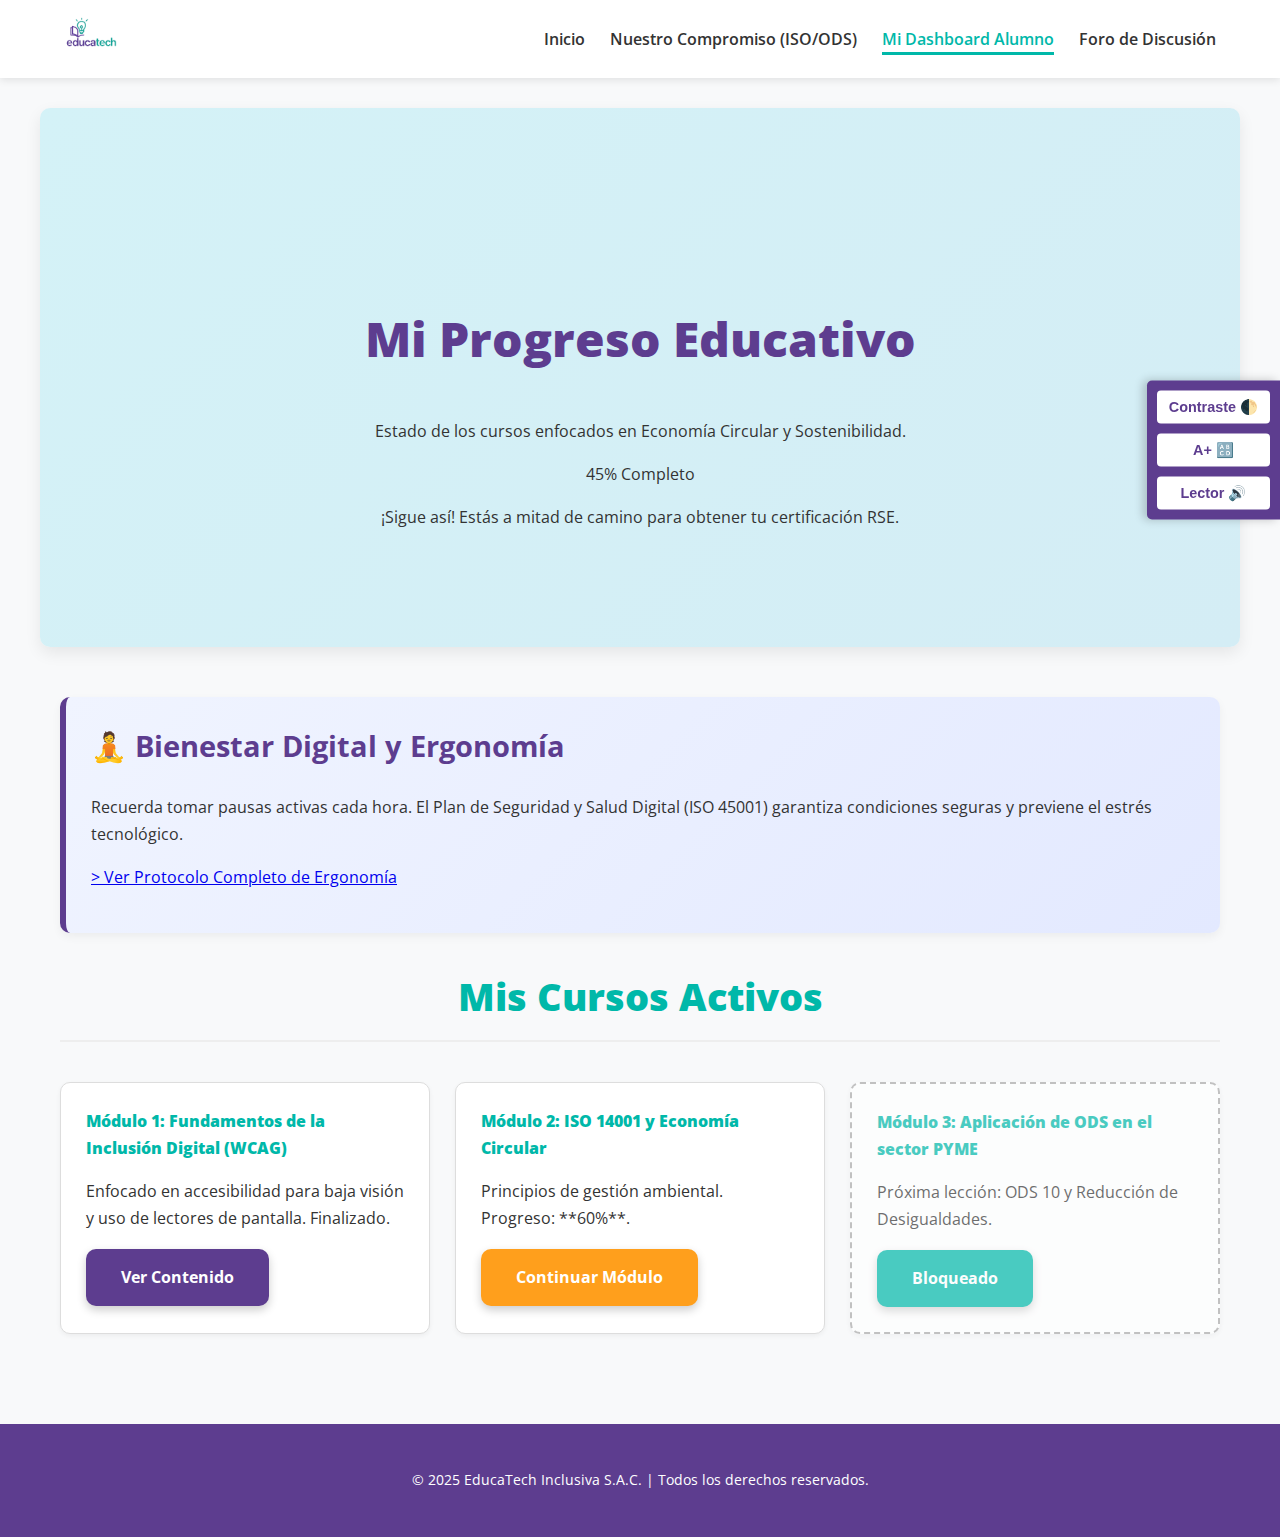
<file: pages/dashboard.html>
<!DOCTYPE html>
<html lang="es">
<head>
    <meta charset="UTF-8">
    <meta name="viewport" content="width=device-width, initial-scale=1.0">
    <title>Dashboard Alumno | EducaTech Inclusiva</title>
    <link href="https://fonts.googleapis.com/css2?family=Open+Sans:wght@400;600;700&display=swap" rel="stylesheet">
    <link rel="stylesheet" href="../assets/css/style.css">
    <link rel="stylesheet" href="../assets/css/accessibility.css"> 
</head>
<body>
    <aside id="accessibility-widget" role="complementary" aria-label="Opciones de Accesibilidad">
        <button id="contrast-toggle" aria-label="Alternar Modo de Alto Contraste">Contraste 🌓</button>
        <button id="font-toggle" aria-label="Aumentar Tamaño de Fuente">A+ 🔠</button>
        <button id="reader-toggle" aria-label="Activar Lector de Pantalla (TTS)">Lector 🔊</button>
    </aside>

    <header role="banner">
        <a href="../index.html" aria-label="Inicio EducaTech Inclusiva">
            <img src="../assets/img/logo.png" alt="Logo EducaTech Inclusiva" class="logo">
        </a>
        <nav role="navigation" aria-label="Menú Principal">
            <ul>
                <li><a href="../index.html">Inicio</a></li>
                <li><a href="../docs/standards.html">Nuestro Compromiso (ISO/ODS)</a></li> 
                <li id="nav-dashboard-link"><a href="dashboard.html" aria-current="page">Mi Dashboard Alumno</a></li>
                <li id="nav-login-link" style="display:none;"><a href="login.html">Acceso Adaptado</a></li>
                <li><a href="forums.html">Foro de Discusión</a></li>
                <li id="nav-logout-link"><a href="#" id="logout-button">Cerrar Sesión</a></li>
            </ul>
        </nav>
    </header>

    <main role="main">
        <section class="hero-section hero-dashboard" aria-labelledby="dashboard-heading">
            <div id="welcome-banner" class="welcome-banner">
                ¡Bienvenido/a, Estudiante! Tu plataforma adaptada está lista.
            </div>
            <h1 id="dashboard-heading">Mi Progreso Educativo</h1>
            <p>Estado de los cursos enfocados en Economía Circular y Sostenibilidad.</p>

            <div class="progress-bar-container" role="progressbar" aria-valuenow="45" aria-valuemin="0" aria-valuemax="100" aria-label="Progreso total del curso">
                <div class="progress-bar-fill" style="width: 45%;"></div>
                <span class="progress-bar-text">45% Completo</span>
            </div>
            <p class="status-message">¡Sigue así! Estás a mitad de camino para obtener tu certificación RSE.</p>
        </section>

        <section class="section-container" aria-labelledby="wellbeing-heading">
            <div class="bienestar-card" role="alert" aria-live="polite">
                <h3>🧘 Bienestar Digital y Ergonomía</h3>
                <p>Recuerda tomar pausas activas cada hora. El Plan de Seguridad y Salud Digital (ISO 45001) garantiza condiciones seguras y previene el estrés tecnológico.</p>
                <p><a href="#">> Ver Protocolo Completo de Ergonomía</a></p>
            </div>
        </section>


        <section class="section-container" aria-labelledby="course-list-heading">
            <h2 id="course-list-heading" class="section-heading">Mis Cursos Activos</h2>
            <div class="course-list">
                
                <div class="course-card" role="article" aria-labelledby="course-1-title">
                    <h4 id="course-1-title">Módulo 1: Fundamentos de la Inclusión Digital (WCAG)</h4>
                    <p>Enfocado en accesibilidad para baja visión y uso de lectores de pantalla. Finalizado.</p>
                    <a href="../classes/class.html" class="button-primary button-secondary">Ver Contenido</a>
                </div>

                <div class="course-card" role="article" aria-labelledby="course-2-title">
                    <h4 id="course-2-title">Módulo 2: ISO 14001 y Economía Circular</h4>
                    <p>Principios de gestión ambiental. Progreso: **60%**.</p>
                    <a href="../classes/class.html" class="button-primary button-accent">Continuar Módulo</a>
                </div>

                <div class="course-card course-pending" role="article" aria-labelledby="course-3-title">
                    <h4 id="course-3-title">Módulo 3: Aplicación de ODS en el sector PYME</h4>
                    <p>Próxima lección: ODS 10 y Reducción de Desigualdades.</p>
                    <a href="#" class="button-primary disabled" aria-disabled="true">Bloqueado</a>
                </div>
            </div>
        </section>
    </main>

    <footer role="contentinfo">
        <p>© 2025 EducaTech Inclusiva S.A.C. | Todos los derechos reservados.</p>
    </footer>

    <script src="../assets/js/script.js"></script>
</body>
</html>
</file>
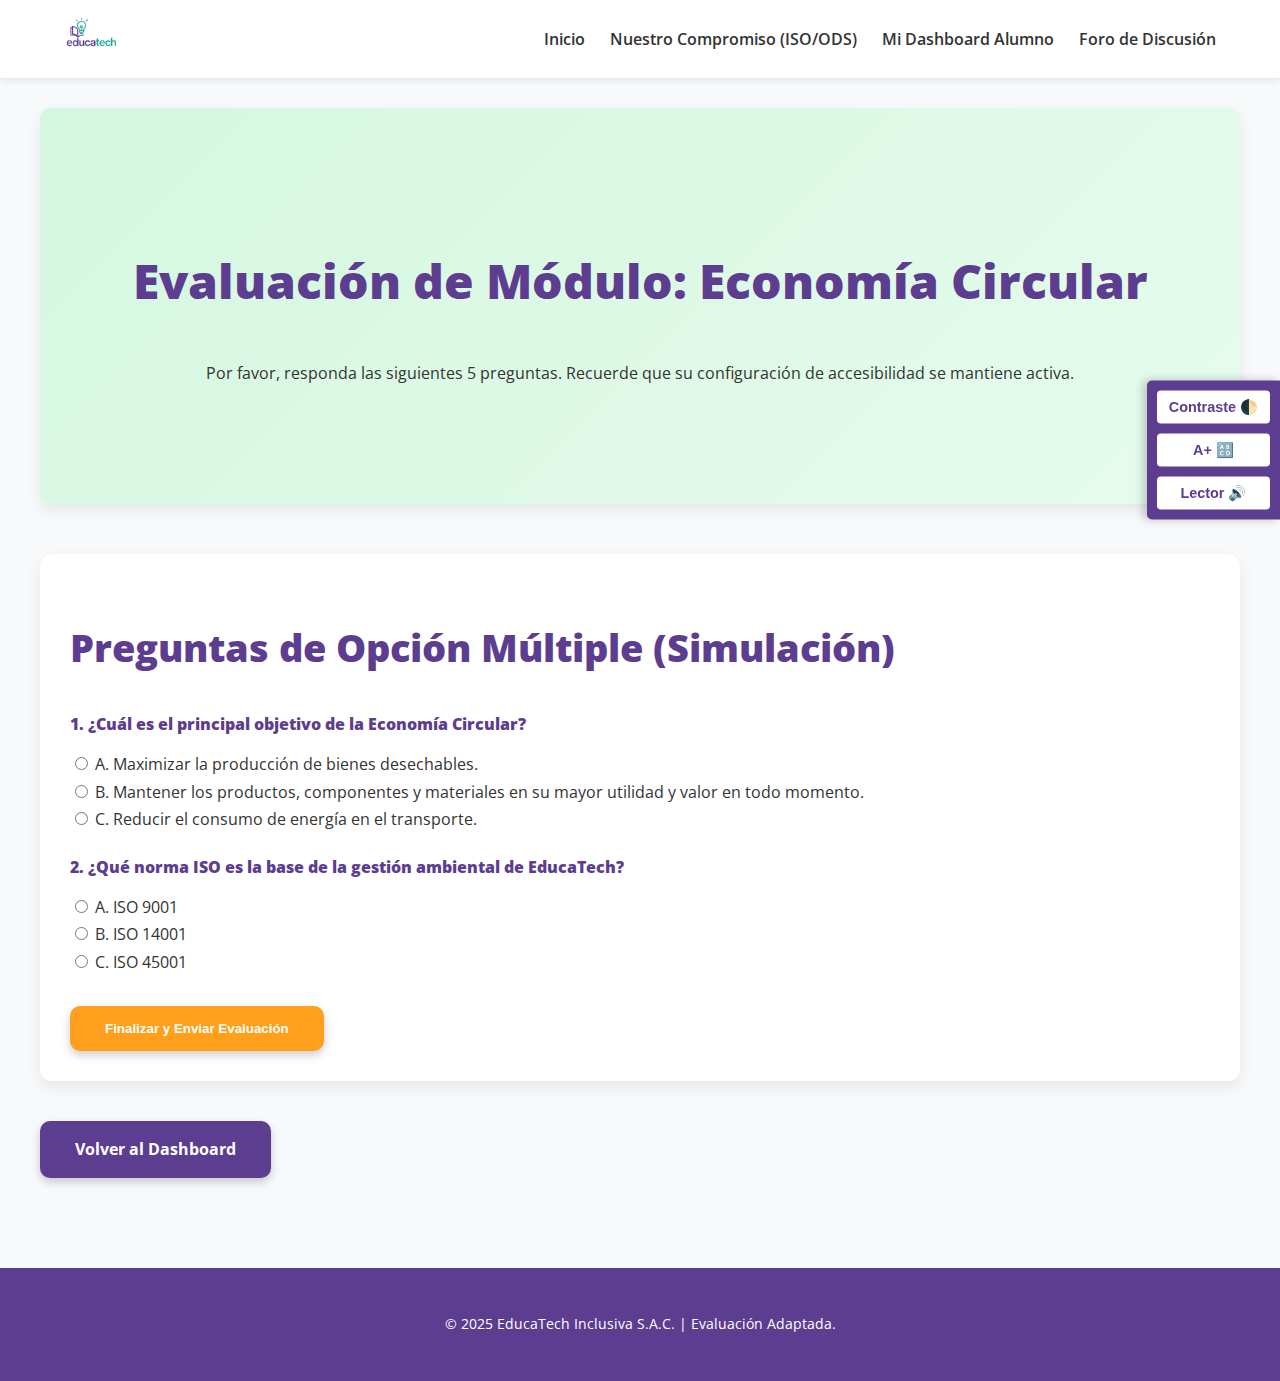
<file: pages/evaluation.html>
<!DOCTYPE html>
<html lang="es">
<head>
    <meta charset="UTF-8">
    <meta name="viewport" content="width=device-width, initial-scale=1.0">
    <title>Evaluación Final | EducaTech Inclusiva</title>
    <link href="https://fonts.googleapis.com/css2?family=Open+Sans:wght@400;600;700&display=swap" rel="stylesheet">
    <link rel="stylesheet" href="../assets/css/style.css">
    <link rel="stylesheet" href="../assets/css/accessibility.css"> 
</head>
<body>
    <aside id="accessibility-widget" role="complementary" aria-label="Opciones de Accesibilidad">
        <button id="contrast-toggle" aria-label="Alternar Modo de Alto Contraste">Contraste 🌓</button>
        <button id="font-toggle" aria-label="Aumentar Tamaño de Fuente">A+ 🔠</button>
        <button id="reader-toggle" aria-label="Activar Lector de Pantalla (TTS)">Lector 🔊</button>
    </aside>

    <header role="banner">
        <a href="../index.html" aria-label="Inicio EducaTech Inclusiva">
            <img src="../assets/img/logo.png" alt="Logo EducaTech Inclusiva" class="logo">
        </a>
        <nav role="navigation" aria-label="Menú Principal">
            <ul>
                <li><a href="../index.html">Inicio</a></li>
                <li><a href="../docs/standards.html">Nuestro Compromiso (ISO/ODS)</a></li> 
                <li id="nav-dashboard-link"><a href="dashboard.html">Mi Dashboard Alumno</a></li>
                <li id="nav-login-link" style="display:none;"><a href="login.html">Acceso Adaptado</a></li>
                <li><a href="forums.html">Foro de Discusión</a></li>
                <li id="nav-logout-link"><a href="#" id="logout-button">Cerrar Sesión</a></li>
            </ul>
        </nav>
    </header>

    <main role="main">
        <section class="hero-section hero-class" aria-labelledby="eval-heading">
            <h1 id="eval-heading">Evaluación de Módulo: Economía Circular</h1>
            <p>Por favor, responda las siguientes 5 preguntas. Recuerde que su configuración de accesibilidad se mantiene activa.</p>
        </section>

        <section class="section-container learning-resource" aria-labelledby="questions-heading">
            <h2 id="questions-heading">Preguntas de Opción Múltiple (Simulación)</h2>
            
            <form class="evaluation-form">
                <div class="question-block">
                    <h4>1. ¿Cuál es el principal objetivo de la Economía Circular?</h4>
                    <label><input type="radio" name="q1" value="a"> A. Maximizar la producción de bienes desechables.</label><br>
                    <label><input type="radio" name="q1" value="b"> B. Mantener los productos, componentes y materiales en su mayor utilidad y valor en todo momento.</label><br>
                    <label><input type="radio" name="q1" value="c"> C. Reducir el consumo de energía en el transporte.</label><br>
                </div>
                
                <div class="question-block">
                    <h4>2. ¿Qué norma ISO es la base de la gestión ambiental de EducaTech?</h4>
                    <label><input type="radio" name="q2" value="a"> A. ISO 9001</label><br>
                    <label><input type="radio" name="q2" value="b"> B. ISO 14001</label><br>
                    <label><input type="radio" name="q2" value="c"> C. ISO 45001</label><br>
                </div>

                <button type="submit" class="button-primary button-accent" style="margin-top: 30px;">Finalizar y Enviar Evaluación</button>
            </form>
        </section>

        <a href="dashboard.html" class="button-primary button-secondary">Volver al Dashboard</a>
    </main>

    <footer role="contentinfo">
        <p>© 2025 EducaTech Inclusiva S.A.C. | Evaluación Adaptada.</p>
    </footer>

    <script src="../assets/js/script.js"></script>
</body>
</html>
</file>
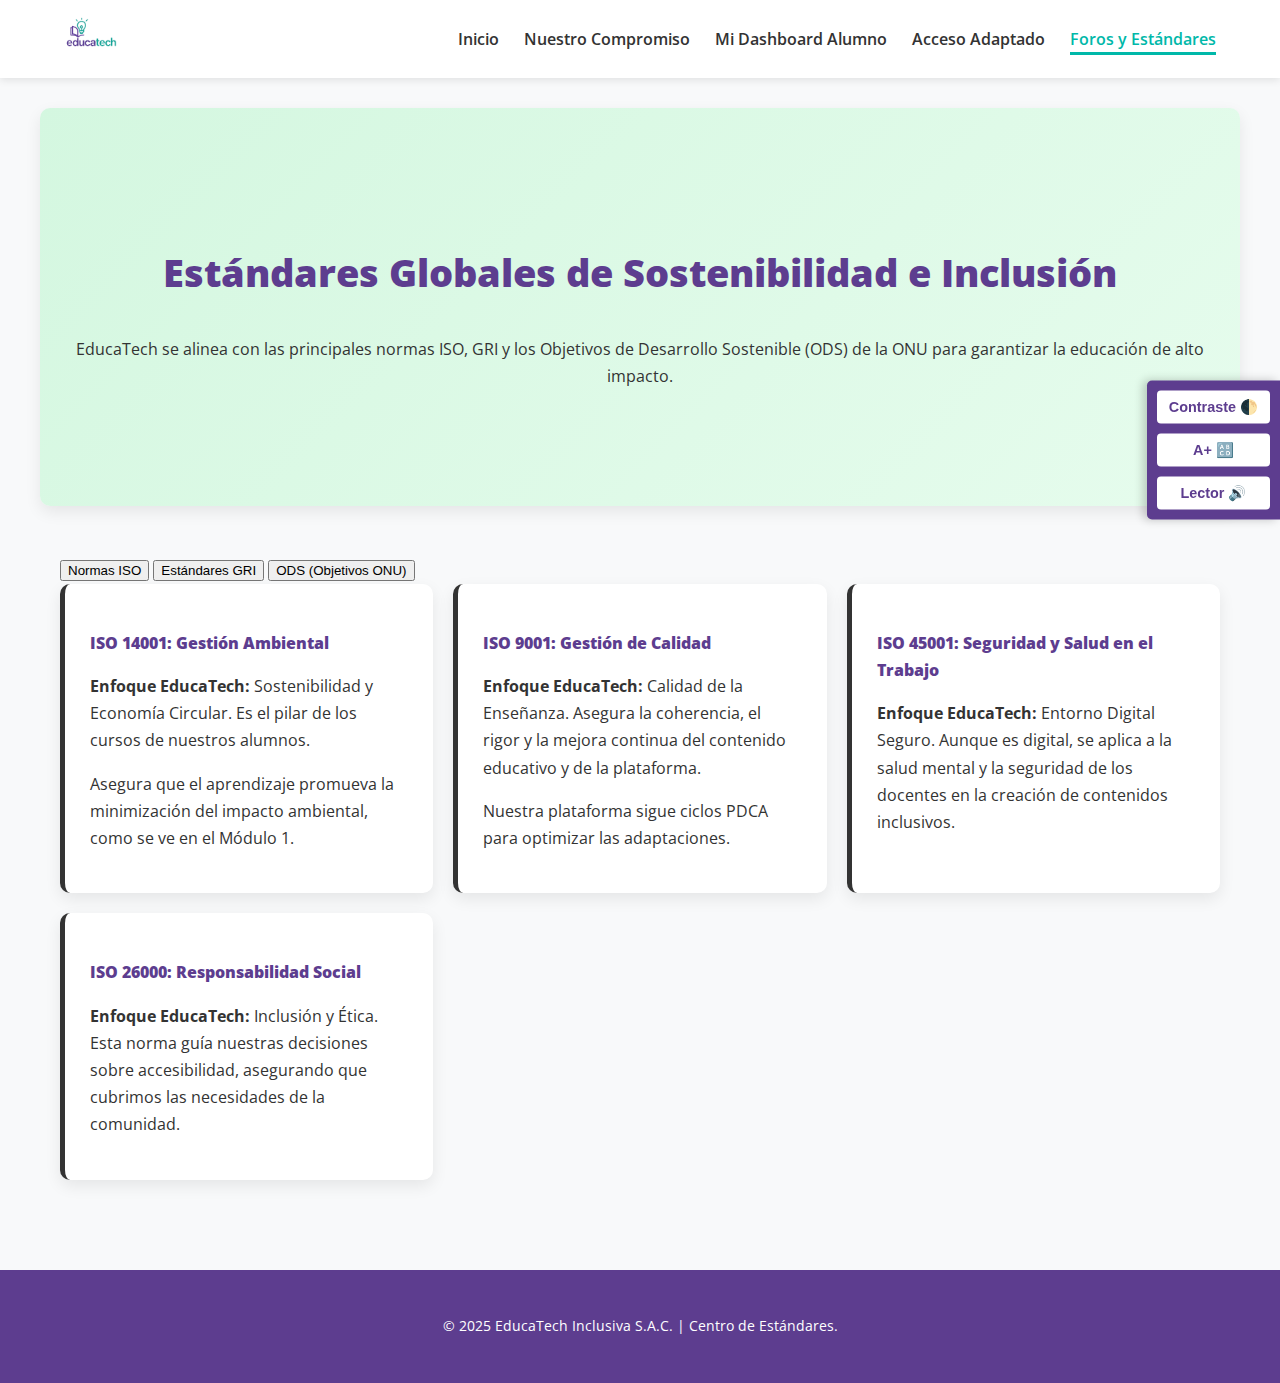
<file: pages/forums.html>
<!DOCTYPE html>
<html lang="es">
<head>
    <meta charset="UTF-8">
    <meta name="viewport" content="width=device-width, initial-scale=1.0">
    <title>Foros y Estándares | EducaTech Inclusiva</title>
    <link href="https://fonts.googleapis.com/css2?family=Open+Sans:wght@400;600;700&display=swap" rel="stylesheet">
    <link rel="stylesheet" href="../assets/css/style.css">
    <link rel="stylesheet" href="../assets/css/accessibility.css"> 
</head>
<body>
    <aside id="accessibility-widget" role="complementary" aria-label="Opciones de Accesibilidad">
        <button id="contrast-toggle" aria-label="Alternar Modo de Alto Contraste">Contraste 🌓</button>
        <button id="font-toggle" aria-label="Aumentar Tamaño de Fuente">A+ 🔠</button>
        <button id="reader-toggle" aria-label="Activar Lector de Pantalla (TTS)">Lector 🔊</button>
    </aside>

    <header role="banner">
        <a href="../index.html" aria-label="Inicio EducaTech Inclusiva">
            <img src="../assets/img/logo.png" alt="Logo EducaTech Inclusiva" class="logo">
        </a>
        <nav role="navigation" aria-label="Menú Principal">
            <ul>
                <li><a href="../index.html">Inicio</a></li>
                <li><a href="../docs/standards.html">Nuestro Compromiso</a></li>
                <li><a href="../pages/dashboard.html">Mi Dashboard Alumno</a></li>
                <li><a href="../pages/login.html">Acceso Adaptado</a></li>
                <li><a href="../pages/forums.html" aria-current="page">Foros y Estándares</a></li>
            </ul>
        </nav>
    </header>

    <main role="main">
        <section class="hero-section hero-class" aria-labelledby="forums-title">
            <h2 id="forums-title">Estándares Globales de Sostenibilidad e Inclusión</h2>
            <p>EducaTech se alinea con las principales normas ISO, GRI y los Objetivos de Desarrollo Sostenible (ODS) de la ONU para garantizar la educación de alto impacto.</p>
        </section>

        <section class="section-container standard-hub">
            
            <div class="tabs-container" role="tablist">
                <button class="tab-button active" role="tab" aria-selected="true" aria-controls="panel-iso">Normas ISO</button>
                <button class="tab-button" role="tab" aria-selected="false" aria-controls="panel-gri">Estándares GRI</button>
                <button class="tab-button" role="tab" aria-selected="false" aria-controls="panel-ods">ODS (Objetivos ONU)</button>
            </div>

            <div id="panel-iso" class="tab-panel active" role="tabpanel" tabindex="0">
                <div class="standard-grid">
                    <div class="standard-card">
                        <h4>ISO 14001: Gestión Ambiental</h4>
                        <p><strong>Enfoque EducaTech:</strong> Sostenibilidad y Economía Circular. Es el pilar de los cursos de nuestros alumnos.</p>
                        <p>Asegura que el aprendizaje promueva la minimización del impacto ambiental, como se ve en el Módulo 1.</p>
                    </div>
                    <div class="standard-card">
                        <h4>ISO 9001: Gestión de Calidad</h4>
                        <p><strong>Enfoque EducaTech:</strong> Calidad de la Enseñanza. Asegura la coherencia, el rigor y la mejora continua del contenido educativo y de la plataforma.</p>
                        <p>Nuestra plataforma sigue ciclos PDCA para optimizar las adaptaciones.</p>
                    </div>
                    <div class="standard-card">
                        <h4>ISO 45001: Seguridad y Salud en el Trabajo</h4>
                        <p><strong>Enfoque EducaTech:</strong> Entorno Digital Seguro. Aunque es digital, se aplica a la salud mental y la seguridad de los docentes en la creación de contenidos inclusivos.</p>
                    </div>
                    <div class="standard-card">
                        <h4>ISO 26000: Responsabilidad Social</h4>
                        <p><strong>Enfoque EducaTech:</strong> Inclusión y Ética. Esta norma guía nuestras decisiones sobre accesibilidad, asegurando que cubrimos las necesidades de la comunidad.</p>
                    </div>
                </div>
            </div>

            <div id="panel-gri" class="tab-panel" role="tabpanel" tabindex="0" hidden>
                <div class="standard-list">
                    <h4>GRI 102: Contenidos Generales</h4>
                    <p><strong>Relevancia:</strong> Define cómo EducaTech se presenta y se comunica con sus stakeholders (alumnos, docentes, evaluadores), garantizando la transparencia de nuestro compromiso de inclusión.</p>
                    
                    <h4>GRI 300: Estándares Ambientales</h4>
                    <p><strong>Relevancia:</strong> Se enfoca en el impacto de los contenidos de nuestros cursos (ISO 14001, Economía Circular), reportando cómo educamos en el uso eficiente de recursos y gestión de residuos.</p>

                    <h4>GRI 400: Estándares Sociales</h4>
                    <p><strong>Relevancia:</strong> Es el pilar de la accesibilidad, cubriendo temas como la no discriminación (accesibilidad digital), empleo y trabajo digno para la creación de la plataforma.</p>
                </div>
            </div>
            
            <div id="panel-ods" class="tab-panel" role="tabpanel" tabindex="0" hidden>
                <div class="ods-list">
                    <h4>4 ODS Clave para EducaTech Inclusiva</h4>
                    <ul>
                        <li><span class="ods-number">ODS 4:</span> Educación de Calidad (Garantizamos el acceso inclusivo y equitativo).</li>
                        <li><span class="ods-number">ODS 8:</span> Trabajo Decente y Crecimiento Económico (Promovemos la inclusión laboral a través de la formación adaptada).</li>
                        <li><span class="ods-number">ODS 12:</span> Producción y Consumo Responsable (El eje temático de nuestros cursos de Economía Circular).</li>
                        <li><span class="ods-number">ODS 17:</span> Alianzas para lograr los Objetivos (Trabajamos en conjunto con estándares globales como WCAG, ISO y GRI).</li>
                    </ul>
                </div>
            </div>

        </section>

    </main>

    <footer role="contentinfo">
        <p>© 2025 EducaTech Inclusiva S.A.C. | Centro de Estándares.</p>
    </footer>

    <script>
        document.addEventListener('DOMContentLoaded', () => {
            const tabs = document.querySelectorAll('.tab-button');
            const panels = document.querySelectorAll('.tab-panel');

            tabs.forEach(tab => {
                tab.addEventListener('click', () => {
                    // Desactivar todos
                    tabs.forEach(t => {
                        t.classList.remove('active');
                        t.setAttribute('aria-selected', 'false');
                    });
                    panels.forEach(p => {
                        p.classList.remove('active');
                        p.setAttribute('hidden', 'true');
                    });

                    // Activar el seleccionado
                    const targetPanelId = tab.getAttribute('aria-controls');
                    const targetPanel = document.getElementById(targetPanelId);

                    tab.classList.add('active');
                    tab.setAttribute('aria-selected', 'true');
                    targetPanel.classList.add('active');
                    targetPanel.removeAttribute('hidden');
                    targetPanel.focus(); // Mover el foco al panel
                });
            });
        });
    </script>
    <script src="../assets/js/script.js"></script>
</body>
</html>
</file>
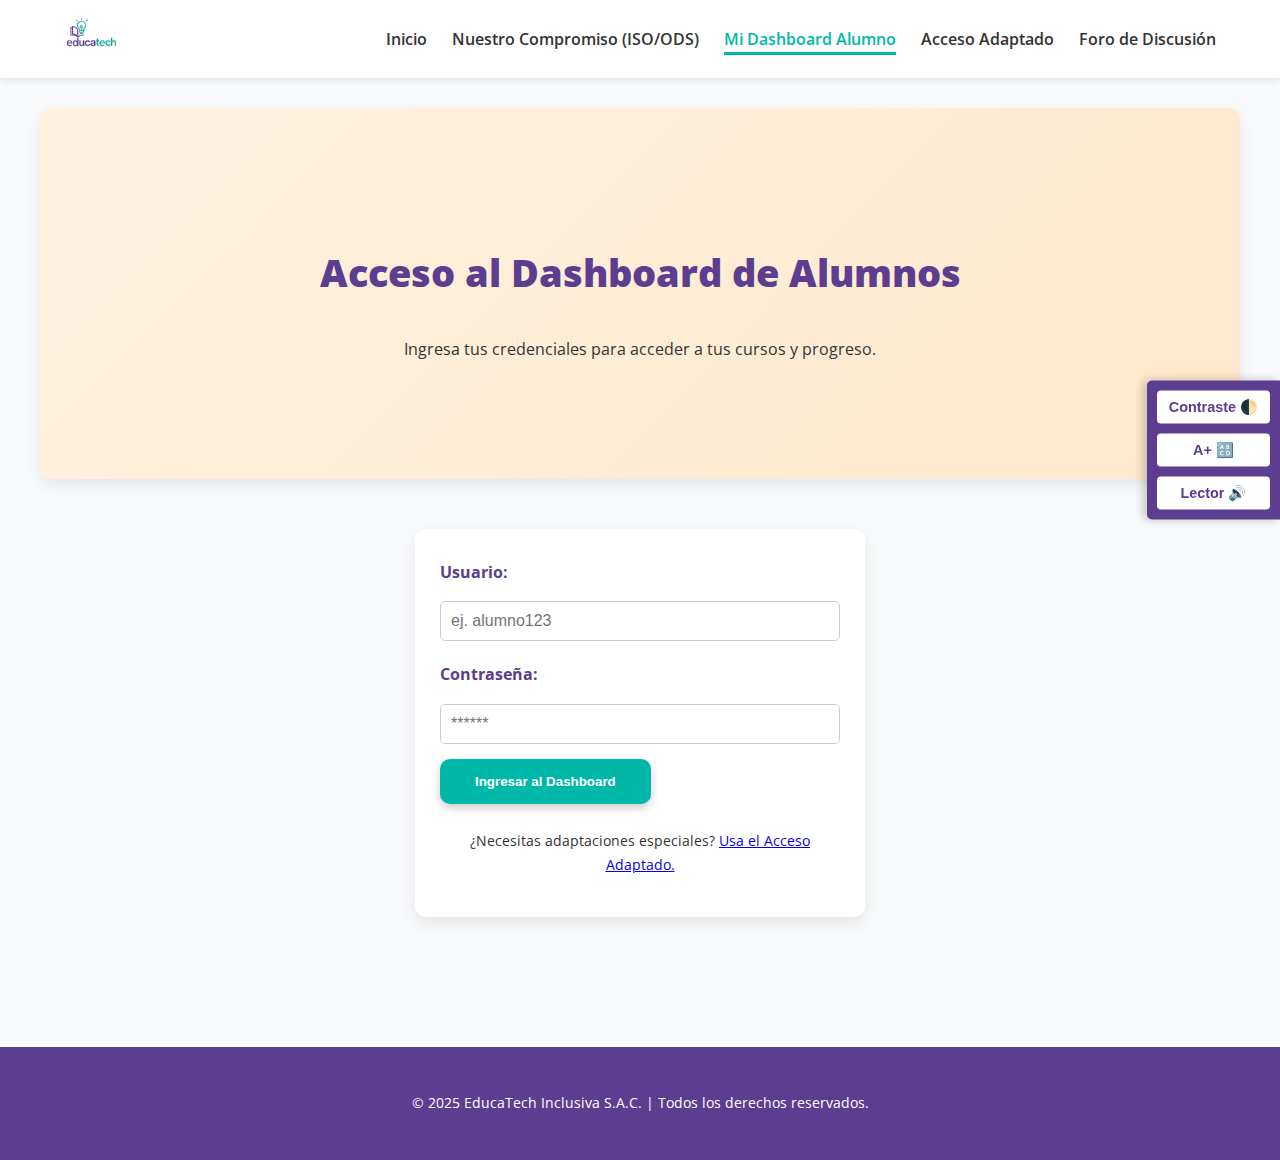
<file: pages/login-student-classic.html>
<!DOCTYPE html>
<html lang="es">
<head>
    <meta charset="UTF-8">
    <meta name="viewport" content="width=device-width, initial-scale=1.0">
    <title>Acceso Alumno | EducaTech Inclusiva</title>
    <link href="https://fonts.googleapis.com/css2?family=Open+Sans:wght@400;600;700&display=swap" rel="stylesheet">
    <link rel="stylesheet" href="../assets/css/style.css">
    <link rel="stylesheet" href="../assets/css/accessibility.css"> 
</head>
<body>
    <aside id="accessibility-widget" role="complementary" aria-label="Opciones de Accesibilidad">
        <button id="contrast-toggle" aria-label="Alternar Modo de Alto Contraste">Contraste 🌓</button>
        <button id="font-toggle" aria-label="Aumentar Tamaño de Fuente">A+ 🔠</button>
        <button id="reader-toggle" aria-label="Activar Lector de Pantalla (TTS)">Lector 🔊</button>
    </aside>

    <header role="banner">
        <a href="../index.html" aria-label="Inicio EducaTech Inclusiva">
            <img src="../assets/img/logo.png" alt="Logo EducaTech Inclusiva" class="logo">
        </a>
        <nav role="navigation" aria-label="Menú Principal">
            <ul>
                <li><a href="../index.html">Inicio</a></li>
                <li><a href="../docs/standards.html">Nuestro Compromiso (ISO/ODS)</a></li> 
                <li id="nav-dashboard-link"><a href="login-student-classic.html" aria-current="page">Mi Dashboard Alumno</a></li>
                <li id="nav-login-link"><a href="login.html">Acceso Adaptado</a></li>
                <li><a href="forums.html">Foro de Discusión</a></li>
                <li id="nav-logout-link" style="display:none;"><a href="#" id="logout-button">Cerrar Sesión</a></li>
            </ul>
        </nav>
    </header>

    <main role="main">
        <section class="hero-section hero-login" aria-labelledby="login-heading">
            <h2 id="login-heading">Acceso al Dashboard de Alumnos</h2>
            <p>Ingresa tus credenciales para acceder a tus cursos y progreso.</p>
        </section>

        <form class="simple-login-form" id="student-login-form">
            <label for="username-student">Usuario:</label>
            <input type="text" id="username-student" name="username-student" placeholder="ej. alumno123" required>
            
            <label for="password-student">Contraseña:</label>
            <input type="password" id="password-student" name="password-student" placeholder="******" required>
            
            <div class="login-button">
                <button type="submit" class="button-primary">Ingresar al Dashboard</button>
            </div>
            
            <p class="login-link-adaptado">¿Necesitas adaptaciones especiales? <a href="login.html">Usa el Acceso Adaptado.</a></p>
        </form>
    </main>

    <footer role="contentinfo">
        <p>© 2025 EducaTech Inclusiva S.A.C. | Todos los derechos reservados.</p>
    </footer>

    <script>
        document.getElementById('student-login-form').addEventListener('submit', function(e) {
            e.preventDefault();
            localStorage.setItem('userProfile', 'student'); 
            localStorage.setItem('showWelcome', 'true');
            // Redirección Final: Al mismo directorio /pages/
            window.location.href = 'dashboard.html'; 
        });
    </script>
    <script src="../assets/js/script.js"></script>
</body>
</html>
</file>
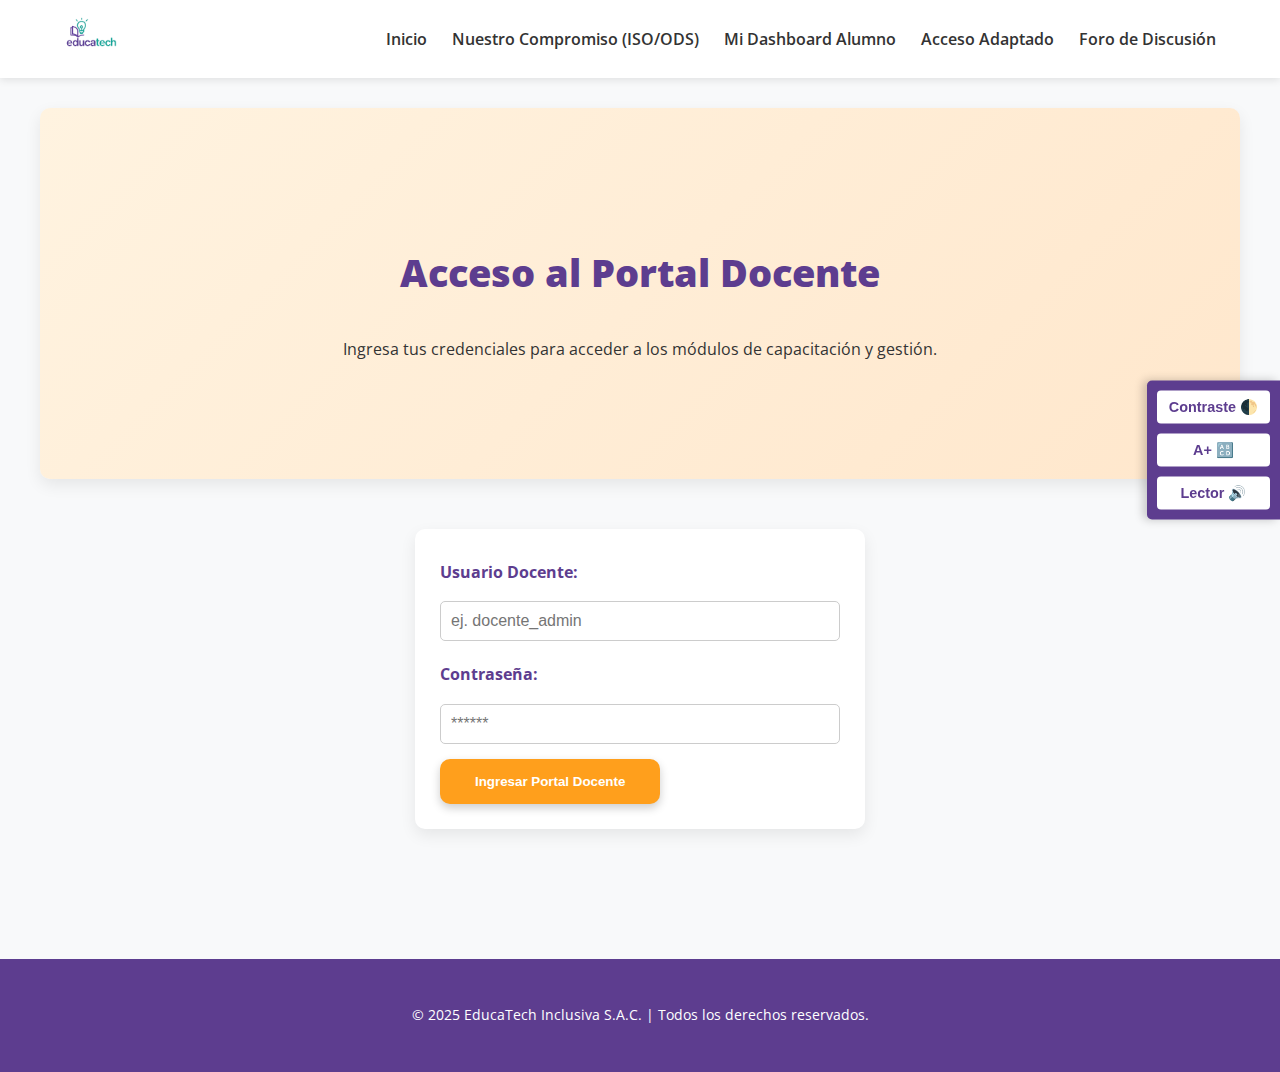
<file: pages/login-teacher.html>
<!DOCTYPE html>
<html lang="es">
<head>
    <meta charset="UTF-8">
    <meta name="viewport" content="width=device-width, initial-scale=1.0">
    <title>Acceso Docente | EducaTech Inclusiva</title>
    <link href="https://fonts.googleapis.com/css2?family=Open+Sans:wght@400;600;700&display=swap" rel="stylesheet">
    <link rel="stylesheet" href="../assets/css/style.css">
    <link rel="stylesheet" href="../assets/css/accessibility.css"> 
</head>
<body>
    <aside id="accessibility-widget" role="complementary" aria-label="Opciones de Accesibilidad">
        <button id="contrast-toggle" aria-label="Alternar Modo de Alto Contraste">Contraste 🌓</button>
        <button id="font-toggle" aria-label="Aumentar Tamaño de Fuente">A+ 🔠</button>
        <button id="reader-toggle" aria-label="Activar Lector de Pantalla (TTS)">Lector 🔊</button>
    </aside>

    <header role="banner">
        <a href="../index.html" aria-label="Inicio EducaTech Inclusiva">
            <img src="../assets/img/logo.png" alt="Logo EducaTech Inclusiva" class="logo">
        </a>
        <nav role="navigation" aria-label="Menú Principal">
            <ul>
                <li><a href="../index.html">Inicio</a></li>
                <li><a href="../docs/standards.html">Nuestro Compromiso (ISO/ODS)</a></li> 
                <li id="nav-dashboard-link"><a href="login-student-classic.html">Mi Dashboard Alumno</a></li>
                <li id="nav-login-link"><a href="login.html">Acceso Adaptado</a></li>
                <li><a href="forums.html">Foro de Discusión</a></li>
                <li id="nav-logout-link" style="display:none;"><a href="#" id="logout-button">Cerrar Sesión</a></li>
            </ul>
        </nav>
    </header>

    <main role="main">
        <section class="hero-section hero-login" aria-labelledby="login-heading">
            <h2 id="login-heading">Acceso al Portal Docente</h2>
            <p>Ingresa tus credenciales para acceder a los módulos de capacitación y gestión.</p>
        </section>

        <form class="simple-login-form" id="teacher-login-form">
            <label for="username-teacher">Usuario Docente:</label>
            <input type="text" id="username-teacher" name="username-teacher" placeholder="ej. docente_admin" required>
            
            <label for="password-teacher">Contraseña:</label>
            <input type="password" id="password-teacher" name="password-teacher" placeholder="******" required>
            
            <div class="login-button">
                <button type="submit" class="button-primary button-accent">Ingresar Portal Docente</button>
            </div>
        </form>
    </main>

    <footer role="contentinfo">
        <p>© 2025 EducaTech Inclusiva S.A.C. | Todos los derechos reservados.</p>
    </footer>

    <script>
        document.getElementById('teacher-login-form').addEventListener('submit', function(e) {
            e.preventDefault();
            localStorage.setItem('userProfile', 'teacher'); 
            localStorage.setItem('showWelcome', 'true');
            // Redirección Final: Al mismo directorio /pages/
            window.location.href = 'dashboard-teacher.html'; 
        });
    </script>
    <script src="../assets/js/script.js"></script>
</body>
</html>
</file>
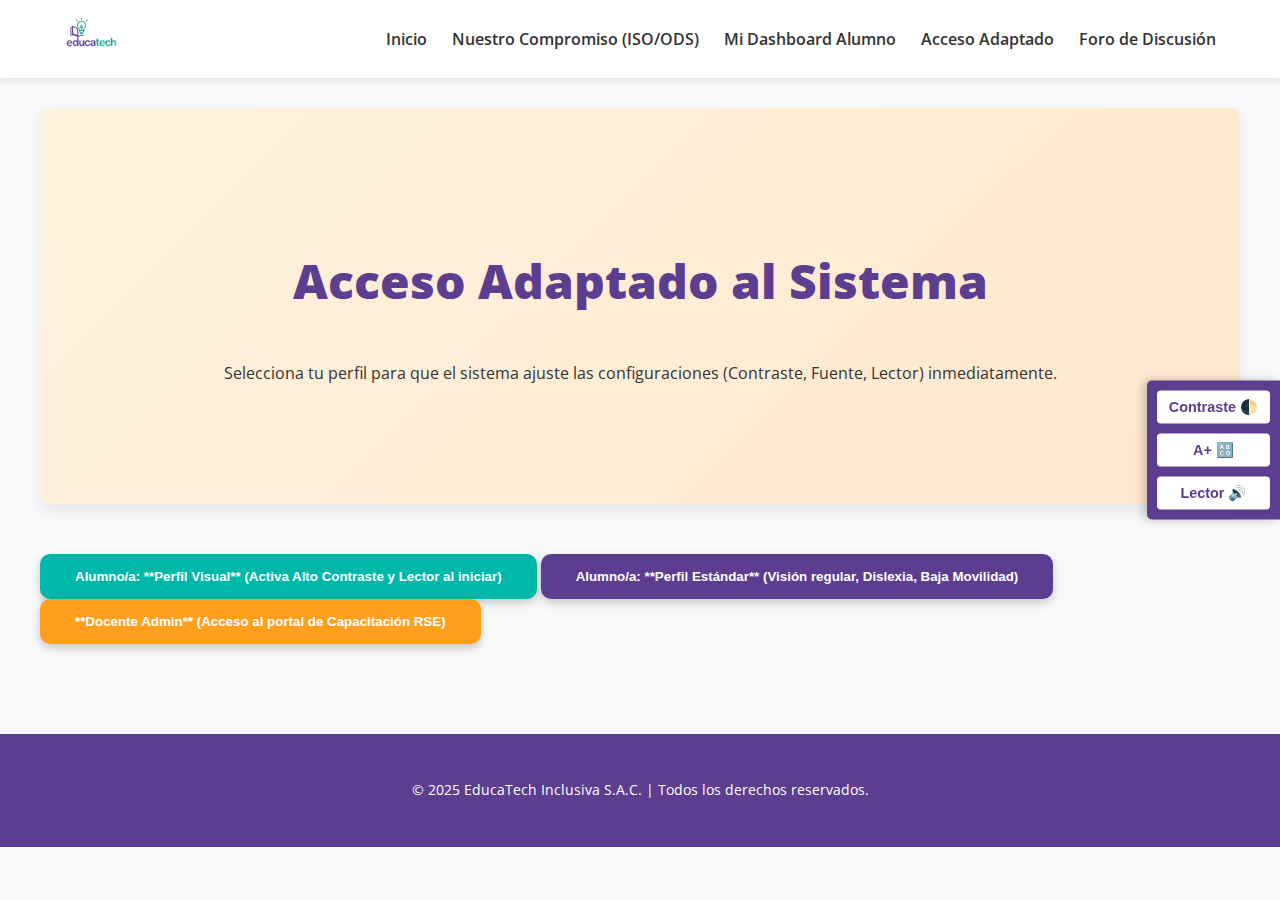
<file: pages/login.html>
<!DOCTYPE html>
<html lang="es">
<head>
    <meta charset="UTF-8">
    <meta name="viewport" content="width=device-width, initial-scale=1.0">
    <title>Acceso Adaptado | EducaTech Inclusiva</title>
    <link href="https://fonts.googleapis.com/css2?family=Open+Sans:wght@400;600;700&display=swap" rel="stylesheet">
    <link rel="stylesheet" href="../assets/css/style.css">
    <link rel="stylesheet" href="../assets/css/accessibility.css"> 
</head>
<body>
    <aside id="accessibility-widget" role="complementary" aria-label="Opciones de Accesibilidad">
        <button id="contrast-toggle" aria-label="Alternar Modo de Alto Contraste">Contraste 🌓</button>
        <button id="font-toggle" aria-label="Aumentar Tamaño de Fuente">A+ 🔠</button>
        <button id="reader-toggle" aria-label="Activar Lector de Pantalla (TTS)">Lector 🔊</button>
    </aside>

    <header role="banner">
        <a href="../index.html" aria-label="Inicio EducaTech Inclusiva">
            <img src="../assets/img/logo.png" alt="Logo EducaTech Inclusiva" class="logo">
        </a>
        <nav role="navigation" aria-label="Menú Principal">
            <ul>
                <li><a href="../index.html">Inicio</a></li>
                <li><a href="../docs/standards.html">Nuestro Compromiso (ISO/ODS)</a></li> 
                <li id="nav-dashboard-link"><a href="login-student-classic.html">Mi Dashboard Alumno</a></li>
                <li id="nav-login-link" aria-current="page"><a href="login.html">Acceso Adaptado</a></li>
                <li><a href="forums.html">Foro de Discusión</a></li>
                <li id="nav-logout-link" style="display:none;"><a href="#" id="logout-button">Cerrar Sesión</a></li>
            </ul>
        </nav>
    </header>

    <main role="main">
        <section class="hero-section hero-login" aria-labelledby="login-heading">
            <h1 id="login-heading">Acceso Adaptado al Sistema</h1>
            <p>Selecciona tu perfil para que el sistema ajuste las configuraciones (Contraste, Fuente, Lector) inmediatamente.</p>
        </section>

        <section class="profile-selector" aria-labelledby="profile-selection-heading">
            <h2 id="profile-selection-heading" class="sr-only">Selección de Perfil</h2>
            
            <button data-profile="student-visual" class="button-primary" role="button" aria-label="Acceder como Alumno con Visión">
                Alumno/a: **Perfil Visual** <span>(Activa Alto Contraste y Lector al iniciar)</span>
            </button>
            
            <button data-profile="student" class="button-primary button-secondary" role="button" aria-label="Acceder como Alumno Estándar">
                Alumno/a: **Perfil Estándar** <span>(Visión regular, Dislexia, Baja Movilidad)</span>
            </button>

            <button data-profile="teacher" class="button-primary button-accent" role="button" aria-label="Acceder como Docente">
                **Docente Admin** <span>(Acceso al portal de Capacitación RSE)</span>
            </button>
        </section>
    </main>

    <footer role="contentinfo">
        <p>© 2025 EducaTech Inclusiva S.A.C. | Todos los derechos reservados.</p>
    </footer>

    <script src="../assets/js/script.js"></script>
</body>
</html>
</file>
<file: assets/css/accessibility.css>
/* ================================================= */
/* Estilos Exclusivos para el Modo de Alto Contraste */
/* (WCAG AAA - Amarillo/Blanco/Cian sobre Negro) */
/* ================================================= */

body.high-contrast {
    /* Base: Negro puro y blanco brillante */
    background-color: #000000 !important;
    color: #FFFFFF !important;
}

body.high-contrast header, 
body.high-contrast .hero-section,
body.high-contrast .card-link,
body.high-contrast .simple-login-form,
body.high-contrast .forum-container,
body.high-contrast .standard-card,
body.high-contrast .ods-item {
    background-color: #111111 !important; /* Fondo gris oscuro, no negro puro, para distinguir elementos */
    border-color: #FFFF00 !important; /* Borde amarillo brillante */
    color: #FFFFFF !important;
}

body.high-contrast h1,
body.high-contrast h2,
body.high-contrast h3,
body.high-contrast h4 {
    color: #FFFF00 !important; /* Títulos en amarillo brillante */
}

/* Links and Navigation */
body.high-contrast a:not(.button-primary),
body.high-contrast nav a:hover,
body.high-contrast nav a[aria-current="page"] {
    color: #00FFFF !important; /* Enlaces en cian brillante */
    border-color: #00FFFF !important;
}

/* Buttons and UI elements */
body.high-contrast .button-primary {
    background-color: #FFFF00 !important; /* Botones en amarillo */
    color: #000000 !important; /* Texto del botón en negro */
    font-weight: bold;
}
body.high-contrast .button-primary:hover {
    background-color: #00FFFF !important; /* Hover en cian */
    transform: none; /* Desactivar transiciones */
}
body.high-contrast .button-accent {
    background-color: #FF00FF !important; /* Magenta para acento */
    color: #000000 !important;
}
/* Progress Bar */
body.high-contrast .progress-bar-container {
    background-color: #333333 !important;
}
body.high-contrast .progress-bar-fill {
    background-color: #FFFF00 !important;
}

/* Form Inputs */
body.high-contrast input {
    background-color: #333333 !important;
    color: #FFFFFF !important;
    border-color: #FFFF00 !important;
}

/* =================================================== */
/* Estilos Exclusivos para el Modo Lector (Cognitivo) */
/* =================================================== */

body.reader-active {
    font-family: sans-serif !important; 
    line-height: 1.8;
}

/* Simulación de Pictogramas */
body.reader-active .learning-resource p.resource-note::before,
body.reader-active .learning-resource p::before {
    content: "💡 ";
    font-size: 1.2em;
    margin-right: 8px;
    font-weight: bold;
}

body.reader-active .learning-resource h3::before {
    content: "📘 ";
    font-size: 1.2em;
    margin-right: 8px;
    font-weight: bold;
}

body.reader-active .transcript-content p {
    font-family: inherit; 
    font-size: 1em;
    font-weight: 500;
}
</file>
<file: assets/css/style.css>
/* ======================== */
/* Variables y Reset Base */
/* ======================== */
:root {
    --primary-color: #5d3d8f;   /* Morado del logo (Base) */
    --secondary-color: #00b8a9; /* Turquesa (Acento) */
    --accent-color: #ff9f1c;    /* Naranja (CTA/Foco) */
    --text-color: #333;
    --bg-color: #f8f9fa;
    --light-bg-color: #ffffff;
    --font-size-base: 16px;
    --max-width: 1200px;
    --border-radius-base: 10px; 
    --shadow-base: 0 6px 16px rgba(0, 0, 0, 0.08); 
    --shadow-hover: 0 12px 28px rgba(0, 0, 0, 0.15); 
}

body {
    font-family: 'Open Sans', Arial, sans-serif;
    line-height: 1.7; 
    margin: 0;
    padding: 0;
    background-color: var(--bg-color);
    color: var(--text-color);
    transition: all 0.3s ease;
}

h1, h2, h3, h4, h5, h6 {
    color: var(--primary-color);
    margin-bottom: 0.8em;
    font-weight: 800; 
}
h1 { font-size: 3.0em; } 
h2 { font-size: 2.4em; }
h3 { font-size: 1.8em; }
ul {
    list-style: none; 
    padding: 0;
}

/* ======================== */
/* Accesibilidad por Defecto (WCAG) */
/* ======================== */
a:focus, button:focus, .card-link:focus, input:focus, .tab-button:focus {
    outline: 4px solid var(--accent-color); 
    outline-offset: 3px;
    border-radius: 5px;
}
.sr-only {
    position: absolute;
    width: 1px;
    height: 1px;
    padding: 0;
    margin: -1px;
    overflow: hidden;
    clip: rect(0, 0, 0, 0);
    white-space: nowrap;
    border-width: 0;
}
/* Widget de Accesibilidad */
#accessibility-widget {
    position: fixed;
    top: 50%;
    right: 0;
    transform: translateY(-50%);
    background: var(--primary-color);
    padding: 10px;
    z-index: 1000;
    display: flex;
    flex-direction: column;
    gap: 10px;
    border-radius: 5px 0 0 5px;
    box-shadow: -4px 0 10px rgba(0, 0, 0, 0.2);
}

#accessibility-widget button {
    cursor: pointer;
    background: var(--light-bg-color);
    color: var(--primary-color);
    border: none;
    padding: 8px 12px;
    font-weight: bold;
    border-radius: 4px;
    transition: background 0.2s, color 0.2s;
    font-size: 0.9em;
}
#accessibility-widget button:hover {
    background: var(--secondary-color);
    color: white;
}

/* ======================== */
/* Diseño General y Componentes */
/* ======================== */
header {
    background-color: var(--light-bg-color);
    padding: 15px 5%;
    display: flex;
    justify-content: space-between;
    align-items: center;
    box-shadow: 0 2px 8px rgba(0, 0, 0, 0.1);
}
header .logo {
    height: 40px;
    width: auto;
}
nav ul {
    list-style: none;
    display: flex;
    gap: 25px;
    margin: 0;
    padding: 0;
}
nav a {
    text-decoration: none;
    color: var(--text-color);
    font-weight: 600;
    padding: 5px 0;
    transition: color 0.2s;
}
nav a:hover, nav a[aria-current="page"] {
    color: var(--secondary-color);
    border-bottom: 3px solid var(--secondary-color); 
    padding-bottom: 2px;
}
main {
    max-width: var(--max-width);
    margin: 0 auto;
    padding: 30px 20px;
}
.hero-section {
    text-align: center;
    padding: 100px 20px; 
    margin-bottom: 50px;
    border-radius: var(--border-radius-base);
    box-shadow: var(--shadow-base);
    overflow: hidden; 
}

/* Estilos de Hero Específicos */
.hero-home {
    background: linear-gradient(135deg, #f3f9ff 0%, #dbe8fa 100%); 
    box-shadow: 0 10px 30px rgba(0, 0, 0, 0.15); 
}
.hero-subtitle {
    font-size: 1.25em;
    color: #4a4a4a;
    max-width: 800px;
    margin: 20px auto 40px auto;
}
.hero-dashboard {
    background: linear-gradient(135deg, #d4f2f7, #d4edf5);
}
.hero-class {
    background: linear-gradient(135deg, #d4f7e0, #e6fced);
}
.hero-login {
    background: linear-gradient(135deg, #fff3e0, #ffe7cc);
}
.hero-forum {
    background: linear-gradient(135deg, #e8eaf6, #c5cae9);
}

.access-buttons {
    display: flex;
    justify-content: center;
    gap: 20px;
    margin-top: 30px;
}

.button-primary {
    background-color: var(--secondary-color);
    color: white;
    padding: 15px 35px;
    text-decoration: none;
    border-radius: var(--border-radius-base);
    display: inline-block;
    font-weight: bold;
    transition: background-color 0.3s, transform 0.2s, box-shadow 0.2s;
    border: none; 
    cursor: pointer;
    box-shadow: 0 4px 10px rgba(0, 0, 0, 0.2);
}
.button-primary:hover {
    background-color: var(--primary-color);
    transform: translateY(-2px);
    box-shadow: 0 8px 15px rgba(0, 0, 0, 0.3);
}
/* Clases de apoyo para botones */
.button-accent { background-color: var(--accent-color); }
.button-secondary { background-color: var(--primary-color); } 
.button-accent:hover { background-color: #e08b1a; }
.button-secondary:hover { background-color: #48316e; }

/* Sección Core de Discapacidades */
.core-needs-section {
    padding: 60px 20px;
    background: var(--light-bg-color);
    border-radius: var(--border-radius-base);
    box-shadow: var(--shadow-base);
    margin-bottom: 50px;
}
.core-needs-grid {
    display: grid;
    grid-template-columns: repeat(auto-fit, minmax(200px, 1fr));
    gap: 30px;
    margin-top: 40px;
}
.need-card {
    padding: 25px;
    background: #f4f6f9; 
    border-radius: var(--border-radius-base);
    text-align: center;
    transition: all 0.3s ease;
    box-shadow: 0 4px 10px rgba(0, 0, 0, 0.08);
    border-bottom: 5px solid transparent;
}
.need-card:hover {
    transform: translateY(-8px) scale(1.02);
    box-shadow: 0 10px 25px rgba(0, 0, 0, 0.2);
    border-bottom-color: var(--secondary-color);
}
.need-icon {
    font-size: 2.5em;
    color: var(--primary-color);
    margin-bottom: 10px;
}
/* Grid de Enlaces/Features */
.section-container {
    padding: 0 20px;
}
.section-heading {
    text-align: center;
    margin-bottom: 40px;
    color: var(--secondary-color);
    border-bottom: 2px solid #eee;
    padding-bottom: 10px;
}
.link-grid {
    display: grid;
    grid-template-columns: repeat(auto-fit, minmax(280px, 1fr));
    gap: 25px;
    margin-top: 40px;
    margin-bottom: 60px;
}
.card-link {
    display: block;
    padding: 30px;
    background: var(--light-bg-color);
    border: 1px solid #ddd;
    border-top: 5px solid var(--secondary-color); 
    border-radius: 12px;
    text-decoration: none;
    color: var(--primary-color);
    font-weight: 700;
    text-align: center;
    transition: transform 0.2s, box-shadow 0.2s, border-color 0.2s;
    box-shadow: 0 5px 15px rgba(0, 0, 0, 0.08);
    font-size: 1.1em;
}
.card-link:hover {
    transform: translateY(-8px);
    box-shadow: 0 15px 30px rgba(0, 0, 0, 0.2);
    border-color: var(--accent-color);
}
.card-link h3 {
    color: var(--primary-color);
    margin-top: 0;
}
.card-link p {
    color: var(--text-color);
    font-weight: 400;
    font-size: 0.9em;
}
.access-grid-small {
     display: flex;
     justify-content: center;
     gap: 15px;
     margin-bottom: 50px;
}

/* Estilos de Login y Dashboard */
.simple-login-form {
    max-width: 400px;
    margin: 40px auto;
    padding: 25px;
    background: var(--light-bg-color);
    border-radius: var(--border-radius-base);
    box-shadow: var(--shadow-base);
    display: flex;
    flex-direction: column;
    gap: 15px;
}
.simple-login-form label {
    font-weight: bold;
    color: var(--primary-color);
    margin-top: 5px;
}
.simple-login-form input {
    padding: 10px;
    border: 1px solid #ccc;
    border-radius: 5px;
    font-size: 1em;
}
.login-link-adaptado {
    text-align: center;
    font-size: 0.9em;
    margin-top: 10px;
}
.welcome-banner {
    background-color: var(--accent-color);
    color: white;
    padding: 15px;
    text-align: center;
    margin-bottom: 20px;
    border-radius: var(--border-radius-base);
    opacity: 0;
    transition: opacity 0.5s ease-in-out;
}
.welcome-banner.active {
    opacity: 1;
}
/* Estilos de Dashboard */
.bienestar-card {
    background: linear-gradient(135deg, #f0f4ff, #e3e9ff);
    padding: 25px;
    border-radius: var(--border-radius-base);
    box-shadow: 0 4px 10px rgba(0, 0, 0, 0.05);
    margin-bottom: 30px;
    text-align: left;
    border-left: 6px solid var(--primary-color);
}
.bienestar-card h3 {
    color: var(--primary-color);
    font-weight: 700;
    margin-top: 0;
}
.course-list {
    display: grid;
    grid-template-columns: repeat(auto-fit, minmax(350px, 1fr));
    gap: 25px;
    margin-top: 25px;
}
.course-card {
    padding: 25px;
    background: var(--light-bg-color);
    border: 1px solid #ddd;
    border-radius: var(--border-radius-base);
    box-shadow: 0 2px 5px rgba(0,0,0,0.05);
}
.course-card h4 {
    color: var(--secondary-color);
    margin-top: 0;
}
.course-card.course-pending {
    opacity: 0.7;
    border: 2px dashed #aaa;
    position: relative;
}

/* Estilos de Aulas y Transcripción */
.learning-resource {
    background: var(--light-bg-color);
    padding: 30px;
    border-radius: 12px;
    box-shadow: var(--shadow-base);
    margin-bottom: 40px;
}
.learning-resource h3 {
    color: var(--secondary-color);
    font-size: 1.8em;
    margin-bottom: 15px;
}
.video-container-horizontal {
    position: relative;
    width: 100%;
    padding-top: 56.25%; 
    overflow: hidden;
    border-radius: var(--border-radius-base);
    margin: 0 auto 20px auto; 
    max-width: 900px; 
}
.video-container-horizontal iframe {
    position: absolute;
    top: 0;
    left: 0;
    width: 100%;
    height: 100%;
    border: none;
}
.transcript-section {
    margin-top: 30px;
    padding-top: 15px;
    border-top: 2px solid #eee;
}
.transcript-content p {
    font-family: monospace; 
    font-size: 0.9em;
    line-height: 1.5;
    border-left: 3px solid var(--secondary-color);
    padding-left: 10px;
    margin-bottom: 10px;
}

/* Estilos de Foros (Final) */
.forum-container {
    padding: 20px;
    background: var(--light-bg-color);
    border-radius: var(--border-radius-base);
    box-shadow: var(--shadow-base);
}
.forum-thread-list {
    display: flex;
    flex-direction: column;
    gap: 1px; 
    border: 1px solid #e0e0e0;
    border-radius: var(--border-radius-base);
    overflow: hidden;
    margin-top: 20px;
}
.forum-thread-card {
    display: flex;
    justify-content: space-between;
    align-items: center;
    padding: 20px;
    background: #fff;
    border-bottom: 1px solid #f0f0f0;
    transition: background-color 0.2s;
    border-left: 5px solid transparent;
}
.forum-thread-card:hover {
    background: #f5f5f5;
    border-left-color: var(--secondary-color);
}
.thread-info {
    flex-grow: 1;
}
.thread-stats {
    display: flex;
    gap: 25px;
    text-align: right;
    font-size: 0.9em;
    font-weight: 600;
}
.thread-stats .stat-count {
    color: var(--accent-color);
}

/* ESTILOS DE ESTÁNDARES (docs/standards.html) */
.standard-grid {
    display: grid;
    grid-template-columns: repeat(auto-fit, minmax(280px, 1fr));
    gap: 20px;
}
.standard-card {
    background: var(--light-bg-color);
    padding: 25px;
    border-radius: var(--border-radius-base);
    box-shadow: var(--shadow-base);
    border-left: 5px solid; 
    transition: transform 0.3s, box-shadow 0.3s;
}
.standard-card:hover {
    transform: translateY(-5px);
    box-shadow: var(--shadow-hover);
}
.standard-list {
    display: grid;
    grid-template-columns: repeat(auto-fit, minmax(300px, 1fr));
    gap: 20px;
}
.standard-list .ods-item {
    padding: 20px;
    background: var(--light-bg-color);
    border-radius: 8px;
    box-shadow: 0 2px 10px rgba(0, 0, 0, 0.08); 
    border-left: 5px solid var(--primary-color);
    transition: transform 0.2s;
}

/* Footer y Media Queries (Mismos) */
footer {
    text-align: center;
    padding: 30px 20px;
    background-color: var(--primary-color);
    color: white;
    margin-top: 60px;
    font-size: 0.9em;
}
@media (max-width: 768px) {
    /* ... (Media queries existentes) ... */
    .access-grid-small {
        flex-direction: column;
    }
    .standard-list {
        grid-template-columns: 1fr;
    }
}
</file>
